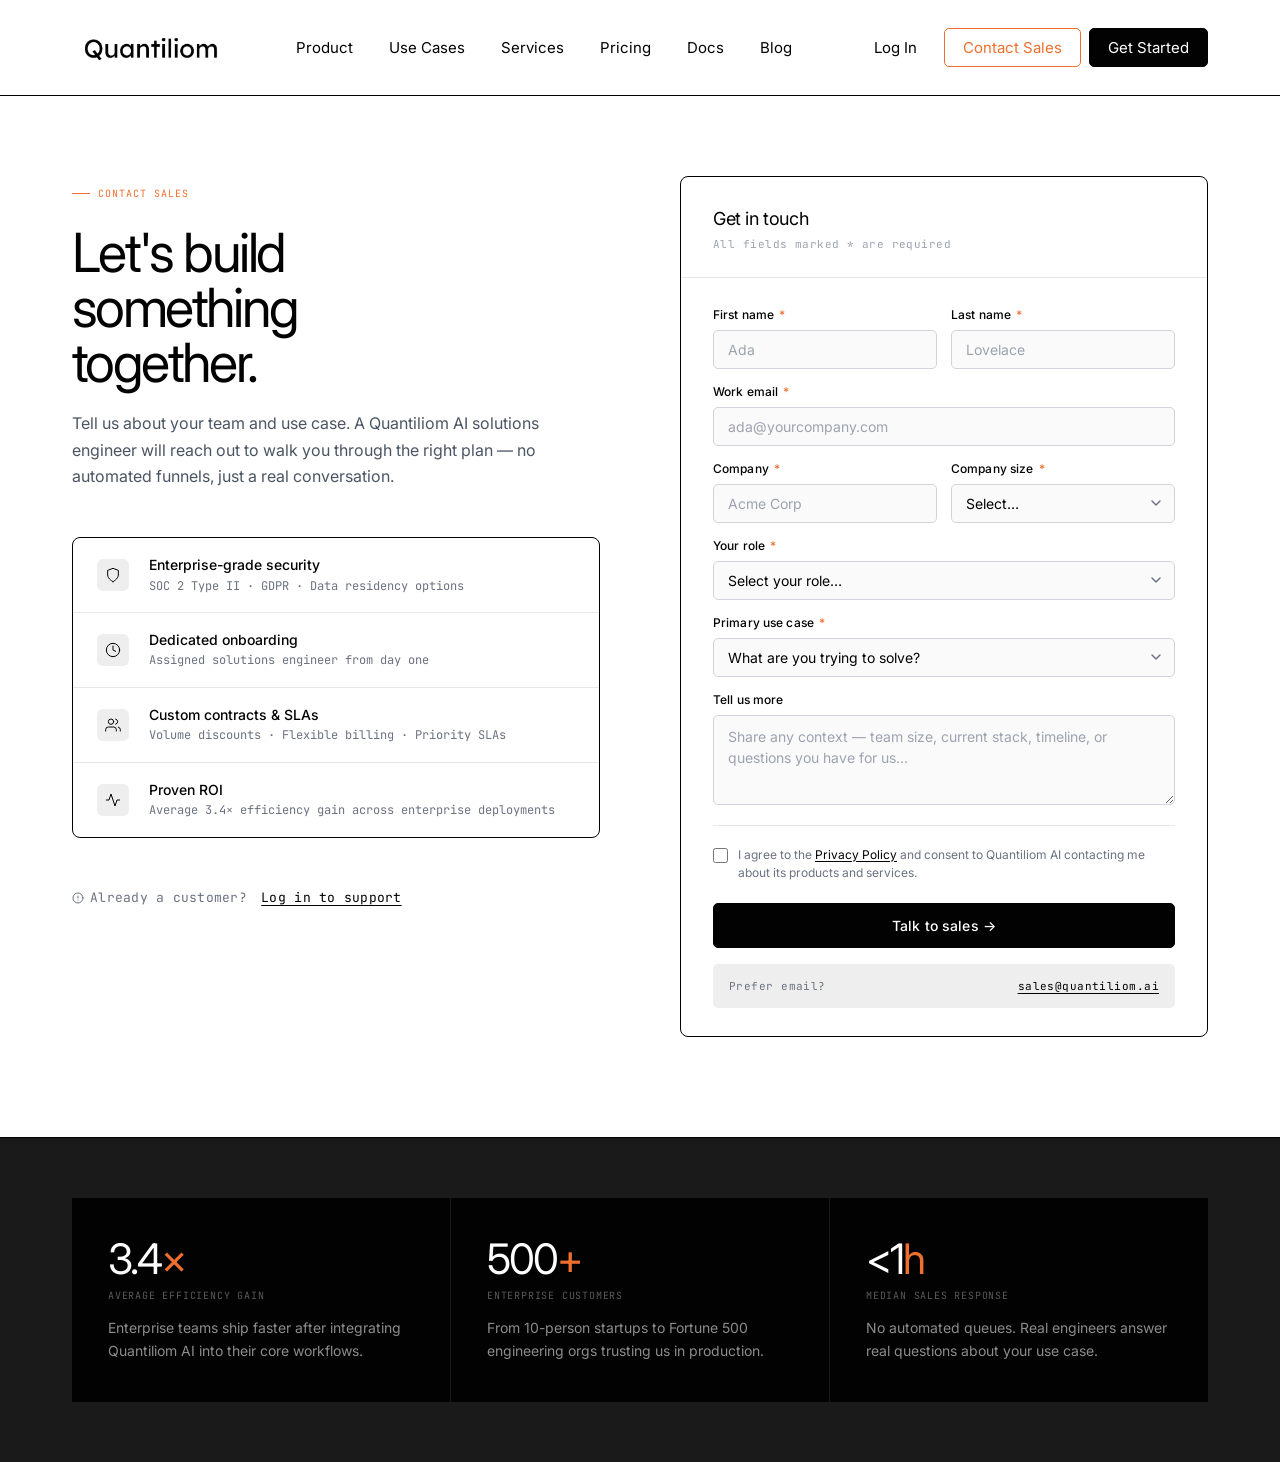
<file: contact-sales.html>
<!DOCTYPE html>
<html lang="en">
<head>
  <meta charset="UTF-8">
  <meta name="viewport" content="width=device-width, initial-scale=1.0">
  <title>Contact Sales — Quantiliom AI</title>
  <link rel="preconnect" href="https://fonts.googleapis.com">
  <link rel="preconnect" href="https://fonts.gstatic.com" crossorigin>
  <link href="https://fonts.googleapis.com/css2?family=Inter:ital,wght@0,400;0,500;1,400&family=JetBrains+Mono:wght@400&display=swap" rel="stylesheet">
  <style>
    /* ── TOKENS ── */
    :root {
      --black:      #020202;
      --orange:     #ef6f2e;
      --cool-gray:  #b8b3b0;
      --graphite:   #3d3a39;
      --silver:     #fafafa;
      --light-gray: #eeeeee;
      --sans:  'Inter', ui-sans-serif, system-ui, sans-serif;
      --mono:  'JetBrains Mono', ui-monospace, SFMono-Regular, Menlo, monospace;
      --max-w: 1440px;
      --r-sm:  5px;
      --r-card: 8px;
      --spring: cubic-bezier(0.16, 1, 0.3, 1);
    }

    *, *::before, *::after { box-sizing: border-box; margin: 0; padding: 0; }

    body {
      font-family: var(--sans);
      background: #fff;
      color: var(--black);
      font-size: 16px;
      line-height: 1.5;
      -webkit-font-smoothing: antialiased;
      display: flex;
      flex-direction: column;
      min-height: 100vh;
    }

    a { color: inherit; text-decoration: none; }
    button { font-family: inherit; cursor: pointer; }

    /* ── PAGE ENTER ANIMATION ── */
    @keyframes page-enter { from { opacity: 0; transform: translateY(18px); } to { opacity: 1; transform: translateY(0); } }
    @keyframes page-exit  { from { opacity: 1; transform: translateY(0); }    to { opacity: 0; transform: translateY(-12px); } }
    .cs-page { animation: page-enter 0.44s cubic-bezier(0.22, 1, 0.36, 1) both; }
    body.page-exiting .cs-page { animation: page-exit 0.26s cubic-bezier(0.55, 0, 0.45, 1) both; }

    /* ── STAGGER ── */
    @keyframes stag { from { opacity: 0; transform: translateY(14px); } to { opacity: 1; transform: translateY(0); } }
    .cs-hero-eyebrow { animation: stag 0.4s 0.06s both; }
    .cs-hero-heading { animation: stag 0.4s 0.13s both; }
    .cs-hero-sub     { animation: stag 0.4s 0.20s both; }
    .cs-trust-bar    { animation: stag 0.4s 0.28s both; }
    .cs-form-card    { animation: stag 0.42s 0.18s both; }

    /* ── SCROLLABLE MAIN ── */
    .cs-page {
      flex: 1;
      overflow-y: auto;
    }

    /* ── LAYOUT: hero left + form right ── */
    .cs-container {
      max-width: var(--max-w);
      margin: 0 auto;
      padding: 80px 72px 100px;
      display: grid;
      grid-template-columns: 1fr 1fr;
      gap: 80px;
      align-items: start;
    }

    /* ── LEFT — HERO ── */
    .cs-hero {}

    .cs-hero-eyebrow {
      display: inline-flex; align-items: center; gap: 8px;
      font-family: var(--mono); font-size: 10px; letter-spacing: .1em;
      text-transform: uppercase; color: var(--orange); margin-bottom: 24px;
    }
    .cs-hero-eyebrow::before {
      content: ''; display: block; width: 18px; height: 1px; background: var(--orange);
    }

    .cs-hero-heading {
      font-size: 54px; font-weight: 400; line-height: 1.02;
      letter-spacing: -2.6px; color: var(--black); margin-bottom: 20px;
    }

    .cs-hero-sub {
      font-size: 16px; line-height: 1.65; color: #4b5563;
      max-width: 480px; margin-bottom: 48px;
    }

    /* ── TRUST / STATS BAR ── */
    .cs-trust-bar {
      display: flex; flex-direction: column; gap: 0;
      border: 1px solid var(--black); border-radius: var(--r-card);
      overflow: hidden; margin-bottom: 48px;
    }
    .cs-trust-row {
      display: flex; align-items: center; gap: 20px;
      padding: 18px 24px;
      border-bottom: 1px solid #e5e7eb;
    }
    .cs-trust-row:last-child { border-bottom: none; }
    .cs-trust-icon {
      width: 32px; height: 32px; flex-shrink: 0;
      background: var(--light-gray); border-radius: 6px;
      display: flex; align-items: center; justify-content: center;
    }
    .cs-trust-icon svg { width: 16px; height: 16px; stroke: var(--black); fill: none; stroke-width: 1.5; stroke-linecap: round; stroke-linejoin: round; }
    .cs-trust-label { font-size: 14px; color: var(--black); line-height: 1.3; }
    .cs-trust-label strong { font-weight: 500; display: block; margin-bottom: 1px; }
    .cs-trust-label span { font-size: 12px; color: #6b7280; font-family: var(--mono); }

    /* ── EXISTING CUSTOMER LINK ── */
    .cs-existing {
      display: inline-flex; align-items: center; gap: 6px;
      font-size: 13px; color: #6b7280; font-family: var(--mono);
      letter-spacing: .02em;
    }
    .cs-existing a {
      color: var(--black); text-decoration: underline; text-underline-offset: 3px;
      transition: color .15s;
    }
    .cs-existing a:hover { color: var(--orange); }

    /* ── RIGHT — FORM CARD ── */
    .cs-form-card {
      background: #fff;
      border: 1px solid var(--black);
      border-radius: var(--r-card);
      overflow: hidden;
      position: sticky;
      top: 24px;
    }

    .cs-form-header {
      padding: 28px 32px 24px;
      border-bottom: 1px solid #e5e7eb;
    }
    .cs-form-header-title {
      font-size: 18px; font-weight: 400; letter-spacing: -.4px; color: var(--black);
      margin-bottom: 4px;
    }
    .cs-form-header-sub {
      font-family: var(--mono); font-size: 11px; color: #9ca3af; letter-spacing: .04em;
    }

    .cs-form-body {
      padding: 28px 32px;
    }

    /* Form rows */
    .cs-row { display: grid; grid-template-columns: 1fr 1fr; gap: 14px; }
    .cs-row-full { grid-template-columns: 1fr; }

    .cs-field { display: flex; flex-direction: column; gap: 6px; margin-bottom: 14px; }
    .cs-field:last-child { margin-bottom: 0; }

    .cs-label {
      font-size: 12px; font-weight: 500; color: var(--black);
      letter-spacing: .01em;
    }
    .cs-label .req { color: var(--orange); margin-left: 2px; }

    .cs-input, .cs-select, .cs-textarea {
      width: 100%;
      font-family: var(--sans); font-size: 14px; color: var(--black);
      background: var(--silver);
      border: 1px solid #d1d5db;
      border-radius: var(--r-sm);
      padding: 10px 14px;
      outline: none;
      transition: border-color .15s, box-shadow .15s;
      appearance: none; -webkit-appearance: none;
    }
    .cs-input::placeholder, .cs-textarea::placeholder { color: #9ca3af; }
    .cs-input:focus, .cs-select:focus, .cs-textarea:focus {
      border-color: var(--black);
      box-shadow: 0 0 0 3px rgba(2,2,2,0.06);
      background: #fff;
    }
    .cs-input:hover:not(:focus), .cs-select:hover:not(:focus), .cs-textarea:hover:not(:focus) {
      border-color: #9ca3af;
    }

    .cs-select {
      background-image: url("data:image/svg+xml,%3Csvg xmlns='http://www.w3.org/2000/svg' width='12' height='12' viewBox='0 0 12 12'%3E%3Cpath fill='none' stroke='%236b7280' stroke-width='1.5' stroke-linecap='round' stroke-linejoin='round' d='M2 4l4 4 4-4'/%3E%3C/svg%3E");
      background-repeat: no-repeat;
      background-position: right 12px center;
      padding-right: 36px;
      cursor: pointer;
    }

    .cs-textarea { resize: vertical; min-height: 90px; line-height: 1.55; }

    /* Checkbox row */
    .cs-check-row {
      display: flex; align-items: flex-start; gap: 10px;
      margin-bottom: 20px; margin-top: 4px;
    }
    .cs-check-row input[type="checkbox"] {
      width: 15px; height: 15px; flex-shrink: 0; margin-top: 2px;
      accent-color: var(--black); cursor: pointer;
    }
    .cs-check-label {
      font-size: 12px; color: #6b7280; line-height: 1.55;
    }
    .cs-check-label a { color: var(--black); text-decoration: underline; text-underline-offset: 2px; }
    .cs-check-label a:hover { color: var(--orange); }

    /* Submit button */
    .cs-submit {
      width: 100%; padding: 13px 24px;
      background: var(--black); color: #fff;
      border: 1px solid var(--black); border-radius: var(--r-sm);
      font-size: 14px; font-weight: 500; letter-spacing: .01em;
      cursor: pointer; position: relative; overflow: hidden;
      transition: background .15s, border-color .15s, transform .15s, box-shadow .15s;
    }
    .cs-submit:hover {
      background: var(--orange); border-color: var(--orange);
      transform: translateY(-2px);
      box-shadow: 0 6px 20px rgba(239,111,46,0.28);
    }
    .cs-submit:active { transform: scale(0.98); box-shadow: none; }

    /* Divider */
    .cs-divider {
      height: 1px; background: #e5e7eb; margin: 20px 0;
    }

    /* Alternative contact row */
    .cs-alt-contact {
      display: flex; align-items: center; justify-content: space-between;
      gap: 16px; padding: 14px 16px;
      background: var(--light-gray); border-radius: var(--r-sm);
      margin-top: 16px;
    }
    .cs-alt-contact-label {
      font-family: var(--mono); font-size: 11px; color: #6b7280; letter-spacing: .04em;
    }
    .cs-alt-contact-link {
      font-family: var(--mono); font-size: 11px; color: var(--black);
      letter-spacing: .04em; text-decoration: underline; text-underline-offset: 3px;
      transition: color .15s;
    }
    .cs-alt-contact-link:hover { color: var(--orange); }

    /* ── SUCCESS STATE ── */
    .cs-success {
      display: none; flex-direction: column; align-items: center; text-align: center;
      padding: 60px 32px;
    }
    .cs-success.visible { display: flex; }
    .cs-form-body.hidden { display: none; }

    .cs-success-icon {
      width: 52px; height: 52px; border-radius: 50%;
      background: #f0fdf4; border: 1px solid #bbf7d0;
      display: flex; align-items: center; justify-content: center;
      margin-bottom: 20px;
    }
    .cs-success-icon svg { width: 22px; height: 22px; stroke: #16a34a; fill: none; stroke-width: 2; stroke-linecap: round; stroke-linejoin: round; }
    .cs-success-title { font-size: 20px; font-weight: 400; letter-spacing: -.4px; margin-bottom: 10px; }
    .cs-success-sub { font-size: 14px; color: #6b7280; line-height: 1.65; max-width: 300px; }
    .cs-success-eta {
      margin-top: 20px; padding: 10px 18px;
      background: var(--light-gray); border-radius: var(--r-sm);
      font-family: var(--mono); font-size: 11px; color: #9ca3af; letter-spacing: .04em;
    }

    /* ── BOTTOM SOCIAL PROOF ── */
    .cs-proof {
      background: var(--black);
      border-top: 1px solid var(--black);
    }
    .cs-proof-inner {
      max-width: var(--max-w); margin: 0 auto; padding: 60px 72px;
      display: grid; grid-template-columns: repeat(3, 1fr); gap: 1px;
      background: #1a1a1a;
    }
    .cs-proof-item {
      background: var(--black); padding: 40px 36px;
    }
    .cs-proof-n {
      font-size: 42px; font-weight: 400; letter-spacing: -2px; color: #fff;
      line-height: 1; margin-bottom: 8px;
    }
    .cs-proof-n span { color: var(--orange); }
    .cs-proof-label {
      font-family: var(--mono); font-size: 10px; letter-spacing: .08em;
      text-transform: uppercase; color: rgba(255,255,255,0.35);
      margin-bottom: 14px;
    }
    .cs-proof-desc {
      font-size: 14px; color: rgba(255,255,255,0.55); line-height: 1.6;
    }

    /* ── RESPONSIVE ── */
    @media (max-width: 1100px) {
      .cs-container { grid-template-columns: 1fr; gap: 48px; padding: 56px 48px 80px; }
      .cs-form-card { position: static; }
      .cs-hero-heading { font-size: 42px; letter-spacing: -1.8px; }
      .cs-proof-inner { grid-template-columns: 1fr 1fr; }
    }
    @media (max-width: 680px) {
      .cs-container { padding: 40px 24px 60px; }
      .cs-hero-heading { font-size: 34px; letter-spacing: -1.2px; }
      .cs-row { grid-template-columns: 1fr; }
      .cs-form-header, .cs-form-body { padding: 20px; }
      .cs-proof-inner { grid-template-columns: 1fr; padding: 40px 24px; }
    }
  </style>
</head>
<body>

  <!-- Nav injected by nav.js -->
  <script src="nav.js"></script>

  <!-- ── MAIN PAGE ── -->
  <main class="cs-page">
    <div class="cs-container">

      <!-- LEFT: HERO -->
      <div class="cs-hero">

        <div class="cs-hero-eyebrow">Contact Sales</div>

        <h1 class="cs-hero-heading">Let's build<br>something<br>together.</h1>

        <p class="cs-hero-sub">
          Tell us about your team and use case. A Quantiliom AI solutions engineer will reach out to walk you through the right plan — no automated funnels, just a real conversation.
        </p>

        <!-- Trust rows -->
        <div class="cs-trust-bar">
          <div class="cs-trust-row">
            <div class="cs-trust-icon">
              <svg viewBox="0 0 24 24"><path d="M12 22s8-4 8-10V5l-8-3-8 3v7c0 6 8 10 8 10z"/></svg>
            </div>
            <div class="cs-trust-label">
              <strong>Enterprise-grade security</strong>
              <span>SOC 2 Type II · GDPR · Data residency options</span>
            </div>
          </div>
          <div class="cs-trust-row">
            <div class="cs-trust-icon">
              <svg viewBox="0 0 24 24"><circle cx="12" cy="12" r="10"/><polyline points="12 6 12 12 16 14"/></svg>
            </div>
            <div class="cs-trust-label">
              <strong>Dedicated onboarding</strong>
              <span>Assigned solutions engineer from day one</span>
            </div>
          </div>
          <div class="cs-trust-row">
            <div class="cs-trust-icon">
              <svg viewBox="0 0 24 24"><path d="M17 21v-2a4 4 0 0 0-4-4H5a4 4 0 0 0-4 4v2"/><circle cx="9" cy="7" r="4"/><path d="M23 21v-2a4 4 0 0 0-3-3.87"/><path d="M16 3.13a4 4 0 0 1 0 7.75"/></svg>
            </div>
            <div class="cs-trust-label">
              <strong>Custom contracts & SLAs</strong>
              <span>Volume discounts · Flexible billing · Priority SLAs</span>
            </div>
          </div>
          <div class="cs-trust-row">
            <div class="cs-trust-icon">
              <svg viewBox="0 0 24 24"><polyline points="22 12 18 12 15 21 9 3 6 12 2 12"/></svg>
            </div>
            <div class="cs-trust-label">
              <strong>Proven ROI</strong>
              <span>Average 3.4× efficiency gain across enterprise deployments</span>
            </div>
          </div>
        </div>

        <div class="cs-existing">
          <svg width="12" height="12" viewBox="0 0 24 24" fill="none" stroke="currentColor" stroke-width="2" stroke-linecap="round" stroke-linejoin="round"><circle cx="12" cy="12" r="10"/><line x1="12" y1="8" x2="12" y2="12"/><line x1="12" y1="16" x2="12.01" y2="16"/></svg>
          Already a customer?&nbsp;<a href="#">Log in to support</a>
        </div>

      </div>

      <!-- RIGHT: FORM -->
      <div class="cs-form-card">

        <div class="cs-form-header">
          <div class="cs-form-header-title">Get in touch</div>
          <div class="cs-form-header-sub">All fields marked * are required</div>
        </div>

        <!-- Success state (hidden initially) -->
        <div class="cs-success" id="csSuccess">
          <div class="cs-success-icon">
            <svg viewBox="0 0 24 24"><polyline points="20 6 9 17 4 12"/></svg>
          </div>
          <div class="cs-success-title">You're all set.</div>
          <p class="cs-success-sub">We've received your details. A solutions engineer will reach out within one business day.</p>
          <div class="cs-success-eta">Expected response: within 24 h</div>
        </div>

        <div class="cs-form-body" id="csFormBody">
          <form id="csForm" novalidate>

            <!-- Name row -->
            <div class="cs-row" style="margin-bottom:14px;">
              <div class="cs-field" style="margin-bottom:0;">
                <label class="cs-label" for="cs-first-name">First name <span class="req">*</span></label>
                <input class="cs-input" id="cs-first-name" type="text" placeholder="Ada" required autocomplete="given-name">
              </div>
              <div class="cs-field" style="margin-bottom:0;">
                <label class="cs-label" for="cs-last-name">Last name <span class="req">*</span></label>
                <input class="cs-input" id="cs-last-name" type="text" placeholder="Lovelace" required autocomplete="family-name">
              </div>
            </div>

            <!-- Work email -->
            <div class="cs-field">
              <label class="cs-label" for="cs-email">Work email <span class="req">*</span></label>
              <input class="cs-input" id="cs-email" type="email" placeholder="ada@yourcompany.com" required autocomplete="email">
            </div>

            <!-- Company + size -->
            <div class="cs-row" style="margin-bottom:14px;">
              <div class="cs-field" style="margin-bottom:0;">
                <label class="cs-label" for="cs-company">Company <span class="req">*</span></label>
                <input class="cs-input" id="cs-company" type="text" placeholder="Acme Corp" required autocomplete="organization">
              </div>
              <div class="cs-field" style="margin-bottom:0;">
                <label class="cs-label" for="cs-size">Company size <span class="req">*</span></label>
                <select class="cs-select" id="cs-size" required>
                  <option value="" disabled selected>Select…</option>
                  <option>1 – 10</option>
                  <option>11 – 50</option>
                  <option>51 – 200</option>
                  <option>201 – 1,000</option>
                  <option>1,000+</option>
                </select>
              </div>
            </div>

            <!-- Role -->
            <div class="cs-field">
              <label class="cs-label" for="cs-role">Your role <span class="req">*</span></label>
              <select class="cs-select" id="cs-role" required>
                <option value="" disabled selected>Select your role…</option>
                <option>C-Suite / VP</option>
                <option>Engineering Manager / Director</option>
                <option>Software Engineer</option>
                <option>Product Manager</option>
                <option>Data / ML Engineer</option>
                <option>IT / Security</option>
                <option>Procurement</option>
                <option>Other</option>
              </select>
            </div>

            <!-- Use case -->
            <div class="cs-field">
              <label class="cs-label" for="cs-usecase">Primary use case <span class="req">*</span></label>
              <select class="cs-select" id="cs-usecase" required>
                <option value="" disabled selected>What are you trying to solve?</option>
                <option>Accelerate software development</option>
                <option>AI-powered code review & QA</option>
                <option>Internal tooling / automation</option>
                <option>Data pipeline intelligence</option>
                <option>Customer-facing AI features</option>
                <option>Security & compliance automation</option>
                <option>Other / exploring</option>
              </select>
            </div>

            <!-- Message -->
            <div class="cs-field">
              <label class="cs-label" for="cs-message">Tell us more</label>
              <textarea class="cs-textarea" id="cs-message" placeholder="Share any context — team size, current stack, timeline, or questions you have for us…"></textarea>
            </div>

            <div class="cs-divider"></div>

            <!-- Consent -->
            <div class="cs-check-row">
              <input type="checkbox" id="cs-consent" required>
              <label class="cs-check-label" for="cs-consent">
                I agree to the <a href="#">Privacy Policy</a> and consent to Quantiliom AI contacting me about its products and services.
              </label>
            </div>

            <!-- Submit -->
            <button class="cs-submit" type="submit">Talk to sales &rarr;</button>

            <!-- Alternative contact -->
            <div class="cs-alt-contact">
              <span class="cs-alt-contact-label">Prefer email?</span>
              <a class="cs-alt-contact-link" href="mailto:sales@quantiliom.ai">sales@quantiliom.ai</a>
            </div>

          </form>
        </div>

      </div>
    </div>

    <!-- SOCIAL PROOF STRIP -->
    <div class="cs-proof">
      <div class="cs-proof-inner">
        <div class="cs-proof-item">
          <div class="cs-proof-n">3.4<span>×</span></div>
          <div class="cs-proof-label">Average efficiency gain</div>
          <div class="cs-proof-desc">Enterprise teams ship faster after integrating Quantiliom AI into their core workflows.</div>
        </div>
        <div class="cs-proof-item">
          <div class="cs-proof-n">500<span>+</span></div>
          <div class="cs-proof-label">Enterprise customers</div>
          <div class="cs-proof-desc">From 10-person startups to Fortune 500 engineering orgs trusting us in production.</div>
        </div>
        <div class="cs-proof-item">
          <div class="cs-proof-n">&lt;1<span>h</span></div>
          <div class="cs-proof-label">Median sales response</div>
          <div class="cs-proof-desc">No automated queues. Real engineers answer real questions about your use case.</div>
        </div>
      </div>
    </div>

  </main>

  <script>
    /* ── Form submit → success state ── */
    document.getElementById('csForm').addEventListener('submit', function (e) {
      e.preventDefault();
      var form = e.target;
      var consent = document.getElementById('cs-consent');

      /* Basic HTML5 validation */
      if (!form.checkValidity()) {
        form.reportValidity();
        return;
      }
      if (!consent.checked) {
        consent.setCustomValidity('Please accept the privacy policy to continue.');
        consent.reportValidity();
        return;
      }

      /* Show success */
      document.getElementById('csFormBody').classList.add('hidden');
      document.getElementById('csSuccess').classList.add('visible');
    });

    /* Clear custom validity on consent change */
    document.getElementById('cs-consent').addEventListener('change', function () {
      this.setCustomValidity('');
    });
  </script>

</body>
</html>
</file>
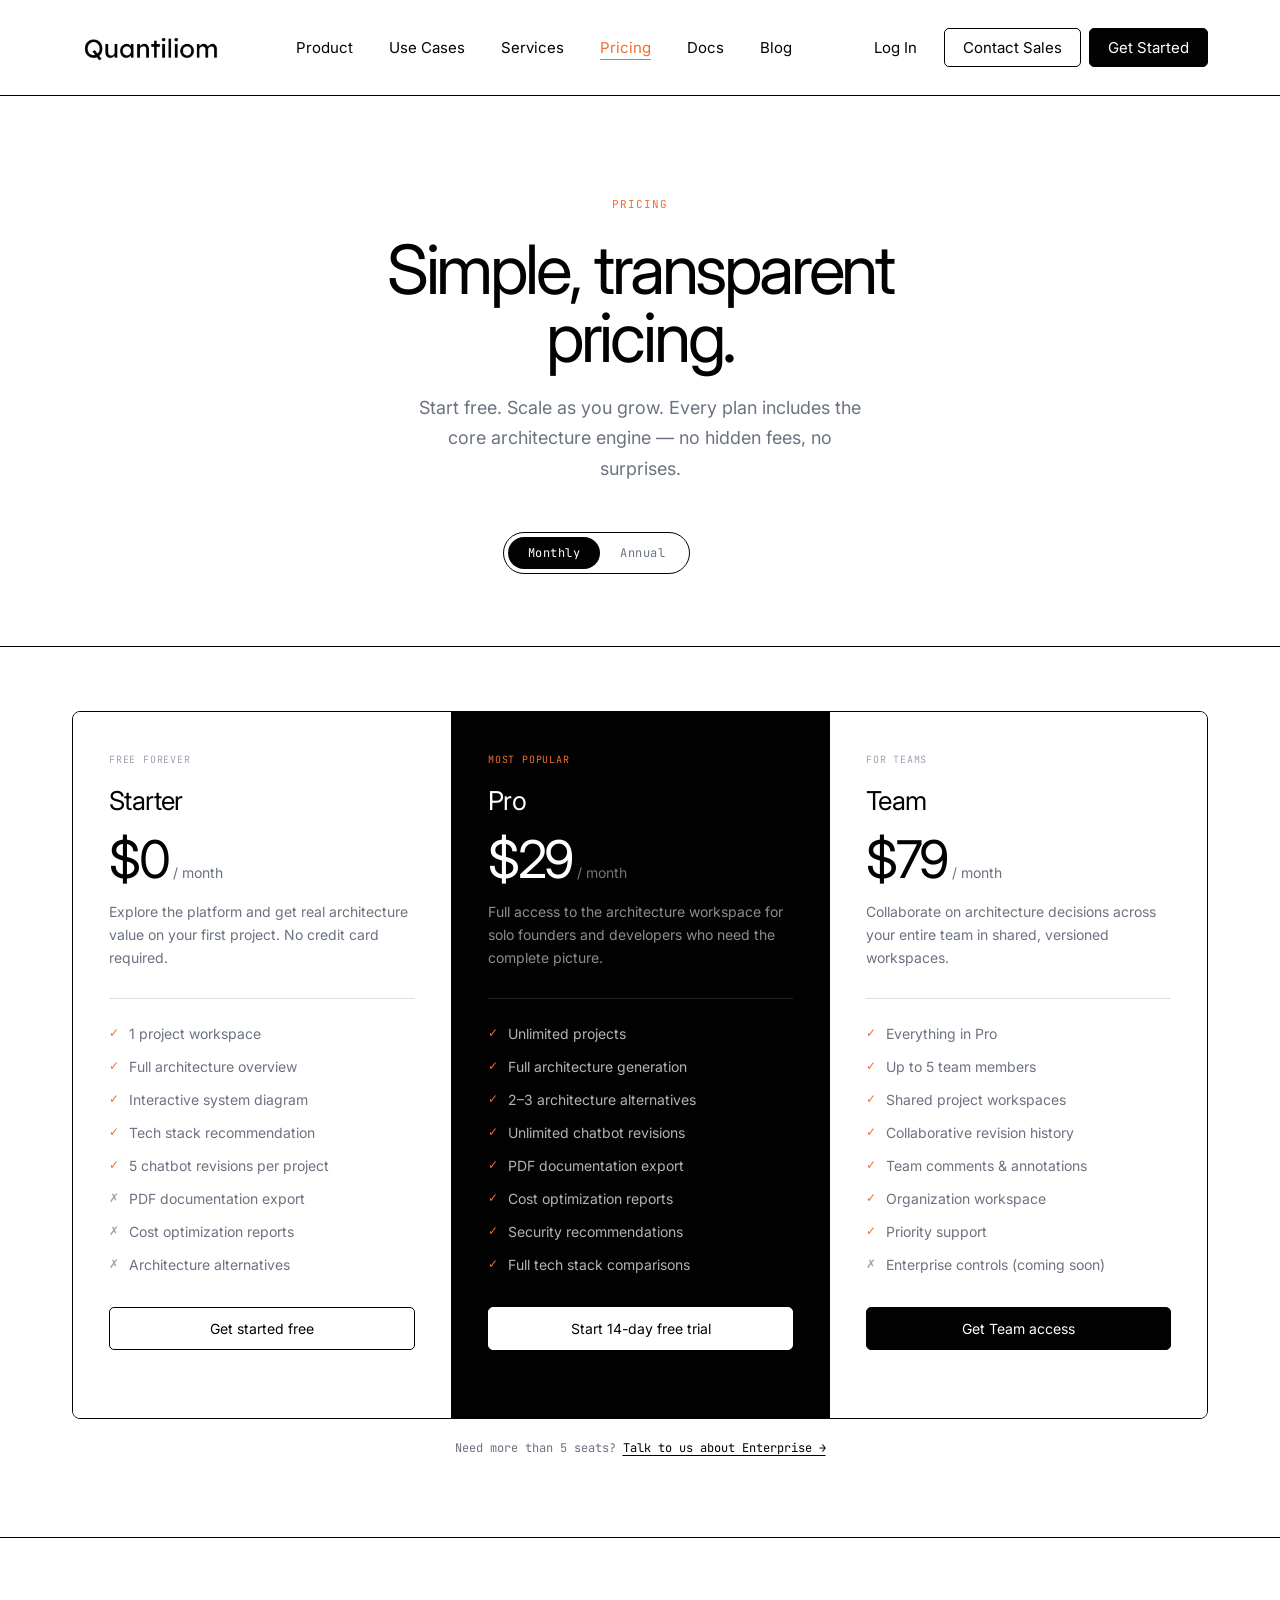
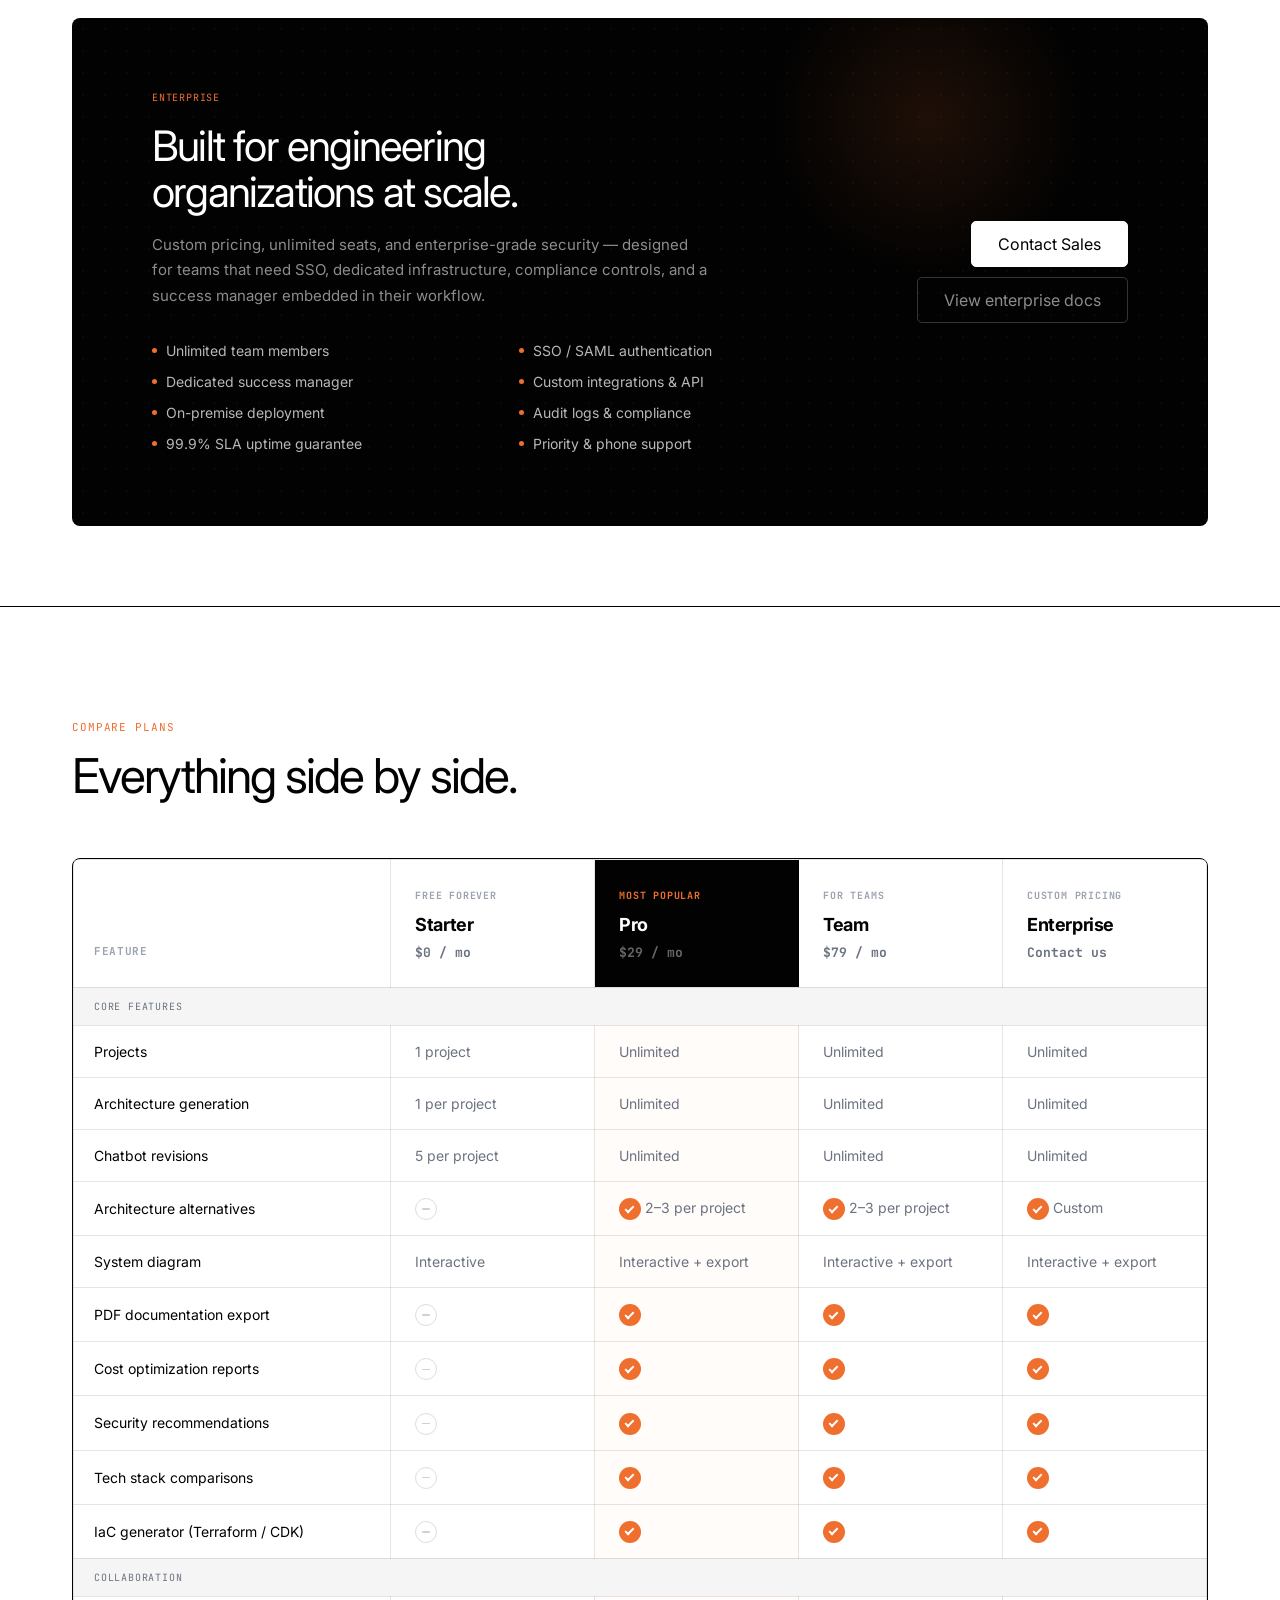
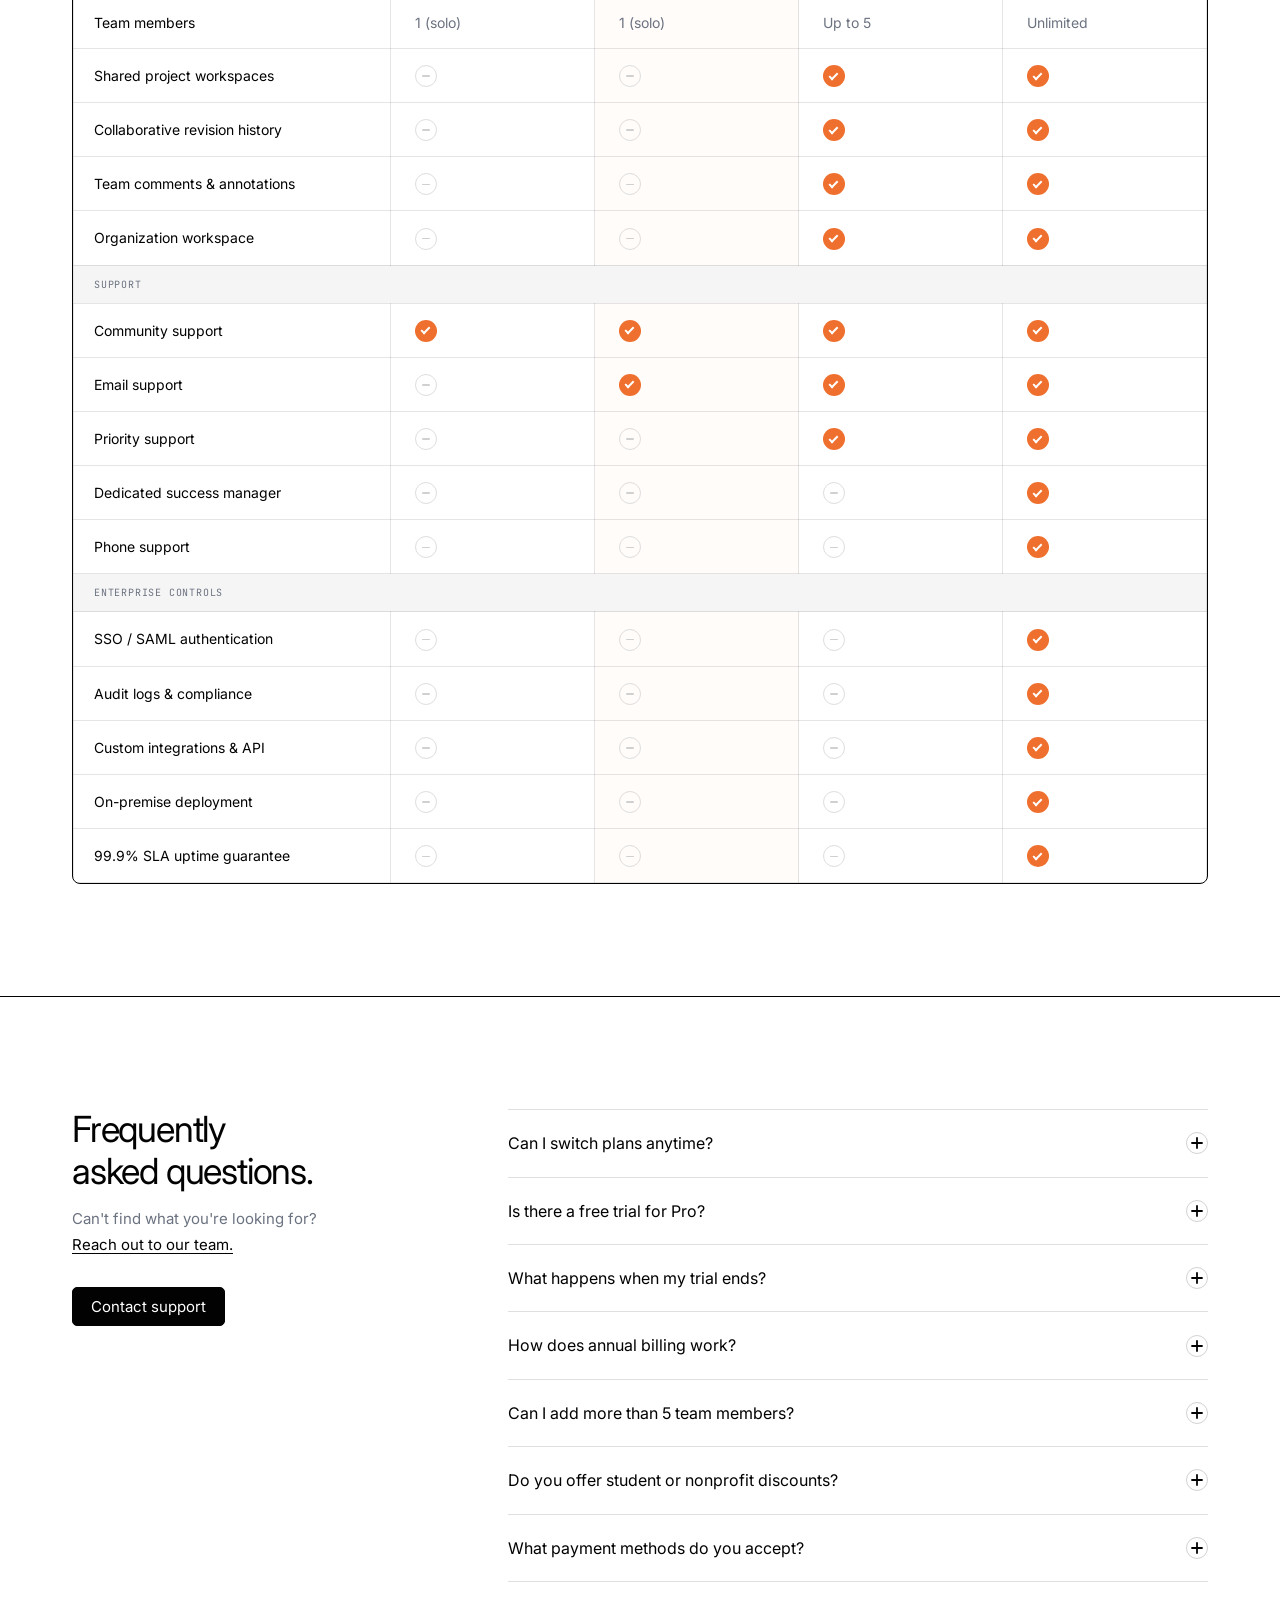
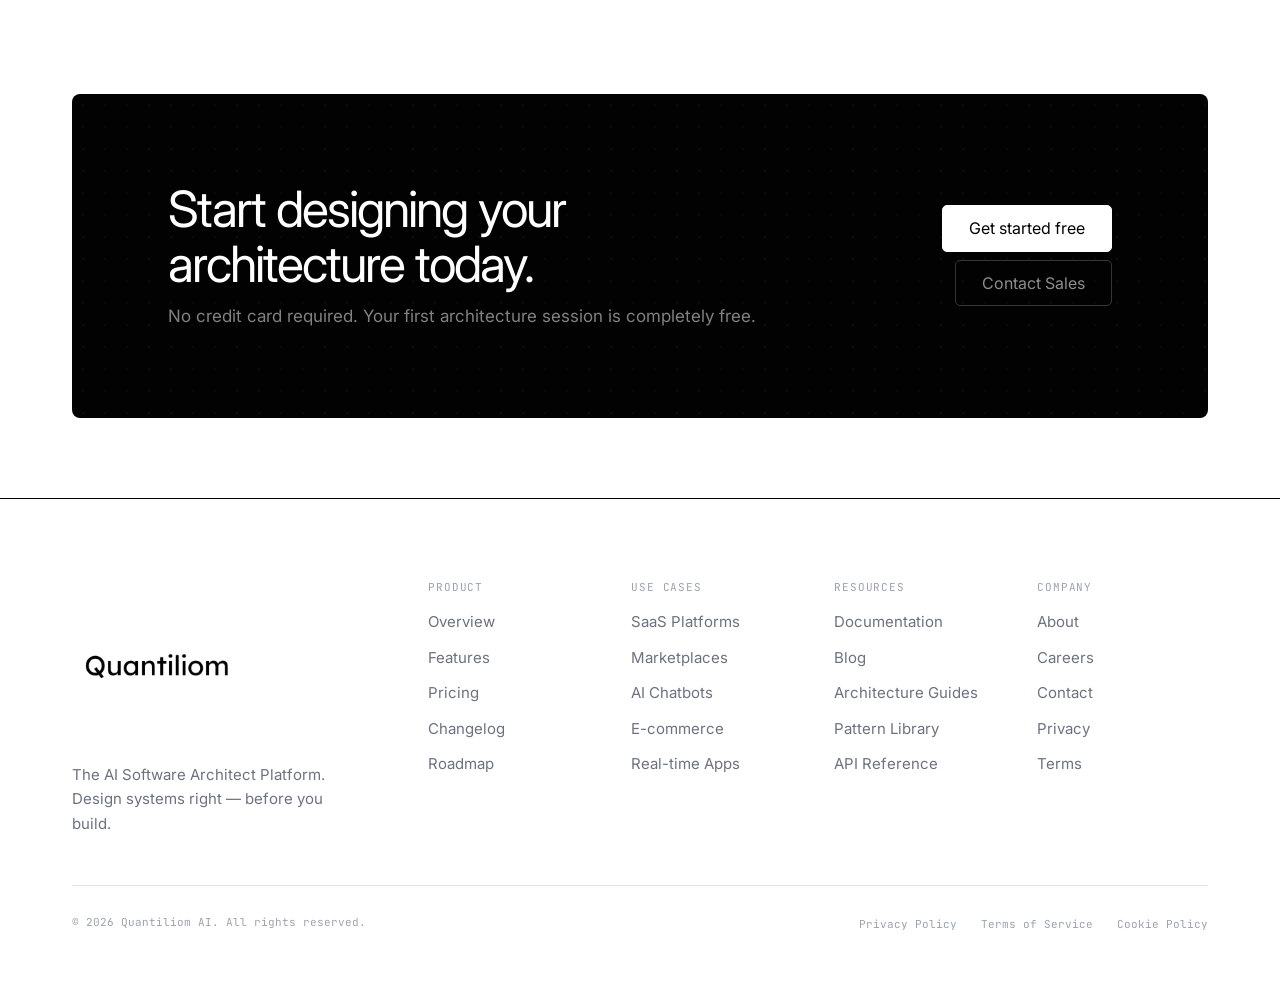
<file: pricing.html>
<!DOCTYPE html>
<html lang="en">
<head>
  <meta charset="UTF-8">
  <meta name="viewport" content="width=device-width, initial-scale=1.0">
  <title>Pricing — Quantiliom AI</title>
  <link rel="preconnect" href="https://fonts.googleapis.com">
  <link rel="preconnect" href="https://fonts.gstatic.com" crossorigin>
  <link href="https://fonts.googleapis.com/css2?family=Inter:wght@400;500&family=JetBrains+Mono:wght@400&display=swap" rel="stylesheet">
  <style>
    /* ── TOKENS ───────────────────────────────────────── */
    :root {
      --black:      #020202;
      --white:      #ffffff;
      --orange:     #ef6f2e;
      --border:     #020202;
      --muted:      #6b7280;
      --muted-lt:   #9ca3af;
      --surface:    #fafafa;

      --sans:  'Inter', ui-sans-serif, system-ui, sans-serif;
      --mono:  'JetBrains Mono', ui-monospace, SFMono-Regular, Menlo, monospace;

      --max-w:  1440px;
      --r-sm:   5px;
      --r-card: 8px;
      --spring: cubic-bezier(0.16, 1, 0.3, 1);
    }

    /* ── RESET ────────────────────────────────────────── */
    *, *::before, *::after { box-sizing: border-box; margin: 0; padding: 0; }
    html { scroll-behavior: smooth; }
    body {
      font-family: var(--sans);
      background: var(--white);
      color: var(--black);
      font-size: 17px;
      line-height: 1.5;
      -webkit-font-smoothing: antialiased;
    }
    a { color: inherit; text-decoration: none; }
    button { font-family: inherit; cursor: pointer; }

    /* ── PAGE TRANSITIONS ─────────────────────────────── */
    @keyframes page-enter { from { opacity: 0; transform: translateY(20px); } to { opacity: 1; transform: translateY(0); } }
    @keyframes page-exit  { from { opacity: 1; transform: translateY(0); }   to { opacity: 0; transform: translateY(-14px); } }
    body { animation: page-enter 0.44s cubic-bezier(0.22, 1, 0.36, 1) both; }
    body.exiting { animation: page-exit 0.26s cubic-bezier(0.55, 0, 0.45, 1) both; }

    /* ── SCROLL REVEAL ────────────────────────────────── */
    .reveal {
      opacity: 0;
      transform: translateY(22px);
      transition: opacity .55s var(--spring), transform .55s var(--spring);
    }
    .reveal.visible { opacity: 1; transform: translateY(0); }
    .reveal-d1 { transition-delay: .08s; }
    .reveal-d2 { transition-delay: .16s; }
    .reveal-d3 { transition-delay: .24s; }
    .reveal-d4 { transition-delay: .32s; }

    /* ── LAYOUT ───────────────────────────────────────── */
    .wrap {
      max-width: var(--max-w);
      margin: 0 auto;
      padding: 0 72px;
    }
    .section-border { border-top: 1px solid var(--border); }

    /* ── BUTTONS ──────────────────────────────────────── */
    .btn {
      display: inline-flex; align-items: center; gap: 8px;
      font-family: var(--sans); font-size: 15px;
      border-radius: var(--r-sm); padding: 8px 18px;
      border: 1px solid transparent; line-height: 1.4;
      transition: background .15s, color .15s, border-color .15s,
                  transform .15s var(--spring), box-shadow .15s;
      white-space: nowrap; cursor: pointer;
    }
    .btn-outline { background: transparent; color: var(--black); border-color: var(--border); }
    .btn-outline:hover { transform: translateY(-2px); box-shadow: 0 4px 14px rgba(2,2,2,.08); }
    .btn-dark   { background: var(--black); color: #fff; border-color: var(--black); }
    .btn-dark:hover { background: var(--orange); border-color: var(--orange); transform: translateY(-2px); box-shadow: 0 6px 20px rgba(2,2,2,.22); }
    .btn-white  { background: #fff; color: var(--black); border-color: #fff; }
    .btn-white:hover { background: #f5f5f5; transform: translateY(-2px); box-shadow: 0 6px 16px rgba(2,2,2,.12); }
    .btn-ghost-dim { background: transparent; color: rgba(255,255,255,.55); border-color: rgba(255,255,255,.2); }
    .btn-ghost-dim:hover { color: #fff; border-color: rgba(255,255,255,.5); transform: translateY(-2px); }
    .btn-lg { font-size: 16px; padding: 11px 26px; }
    .btn:active { transform: scale(0.97) !important; box-shadow: none !important; }

    /* ── LABEL ────────────────────────────────────────── */
    .label {
      font-family: var(--mono); font-size: 11px;
      color: var(--orange); letter-spacing: .08em;
      text-transform: uppercase; display: block;
    }

    /* ═══════════════════════════════════════════════════
       HERO
    ═══════════════════════════════════════════════════ */
    .hero {
      padding: 100px 0 72px;
      text-align: center;
      border-bottom: 1px solid var(--border);
    }
    .hero .label { margin-bottom: 22px; }
    .hero-hl {
      font-size: 68px; font-weight: 400;
      letter-spacing: -3.2px; line-height: 1;
      margin-bottom: 22px;
    }
    .hero-sub {
      font-size: 18px; color: var(--muted);
      max-width: 460px; margin: 0 auto 48px;
      line-height: 1.7;
    }

    /* ── Billing toggle ───────────────────────────────── */
    .billing-wrap {
      display: flex; align-items: center;
      justify-content: center; gap: 14px;
    }
    .billing-toggle {
      display: inline-flex;
      background: var(--white);
      border: 1px solid var(--border);
      border-radius: 40px;
      padding: 4px;
    }
    .billing-opt {
      font-family: var(--mono); font-size: 12px;
      letter-spacing: .04em; padding: 7px 20px;
      border-radius: 30px; cursor: pointer;
      color: var(--muted);
      transition: background .2s var(--spring), color .2s;
      user-select: none;
    }
    .billing-opt.active { background: var(--black); color: #fff; }
    .save-badge {
      font-family: var(--mono); font-size: 10px; letter-spacing: .04em;
      background: rgba(239,111,46,.12); color: var(--orange);
      border-radius: 20px; padding: 4px 11px;
      opacity: 0; transform: translateX(-6px);
      transition: opacity .3s var(--spring), transform .3s var(--spring);
      pointer-events: none;
    }
    .save-badge.visible { opacity: 1; transform: translateX(0); }

    /* ═══════════════════════════════════════════════════
       PRICING CARDS
    ═══════════════════════════════════════════════════ */
    .cards-section { padding: 0 0 80px; }
    .pricing-grid {
      display: grid;
      grid-template-columns: repeat(3, 1fr);
      border: 1px solid var(--border);
      border-radius: var(--r-card);
      overflow: hidden;
    }
    .plan-card {
      background: var(--white);
      padding: 40px 36px;
      transition: transform .28s var(--spring), box-shadow .28s;
    }
    .plan-card + .plan-card { border-left: 1px solid var(--border); }
    .plan-card.pro { background: var(--black); }
    .plan-card:not(.pro):hover { transform: translateY(-8px); box-shadow: 0 20px 56px rgba(2,2,2,.1); }
    .plan-card.pro:hover { transform: translateY(-8px); box-shadow: 0 20px 56px rgba(2,2,2,.5); }

    .plan-tier {
      font-family: var(--mono); font-size: 10px;
      letter-spacing: .08em; text-transform: uppercase;
      color: var(--muted-lt); margin-bottom: 14px; display: block;
    }
    .plan-card.pro .plan-tier { color: var(--orange); }

    .plan-name { font-size: 26px; color: var(--black); letter-spacing: -.6px; margin-bottom: 14px; }
    .plan-card.pro .plan-name { color: #fff; }

    .plan-price-row {
      display: flex; align-items: baseline; gap: 5px;
      margin-bottom: 14px;
    }
    .plan-price-val {
      font-size: 52px; font-weight: 400;
      letter-spacing: -2.4px; color: var(--black); line-height: 1;
      transition: opacity .2s, transform .2s var(--spring);
    }
    .plan-card.pro .plan-price-val { color: #fff; }
    .plan-price-per { font-size: 14px; color: var(--muted); }
    .plan-card.pro .plan-price-per { color: rgba(255,255,255,.45); }
    .plan-price-orig {
      font-family: var(--mono); font-size: 14px;
      text-decoration: line-through; color: var(--muted-lt);
      align-self: flex-end; padding-bottom: 5px;
      opacity: 0; max-width: 0; overflow: hidden;
      transition: opacity .3s, max-width .3s;
    }
    .plan-card.pro .plan-price-orig { color: rgba(255,255,255,.3); }
    .plan-price-orig.show { opacity: 1; max-width: 60px; }

    .plan-tagline {
      font-size: 14px; color: var(--muted); line-height: 1.65;
      margin-bottom: 28px;
    }
    .plan-card.pro .plan-tagline { color: rgba(255,255,255,.55); }

    .plan-sep { height: 1px; background: rgba(2,2,2,.12); margin-bottom: 24px; }
    .plan-card.pro .plan-sep { background: rgba(255,255,255,.12); }

    .plan-feats {
      list-style: none;
      display: flex; flex-direction: column;
      gap: 12px; margin-bottom: 32px;
    }
    .plan-feat {
      display: flex; align-items: flex-start;
      gap: 10px; font-size: 14px;
      color: var(--muted); line-height: 1.5;
    }
    .plan-card.pro .plan-feat { color: rgba(255,255,255,.7); }
    .feat-icon {
      font-family: var(--mono); font-size: 12px;
      flex-shrink: 0; margin-top: 1px;
    }
    .feat-icon.y { color: var(--orange); }
    .feat-icon.n { color: var(--muted-lt); }
    .plan-card.pro .feat-icon.n { color: rgba(255,255,255,.22); }

    .plan-btn {
      width: 100%; justify-content: center;
      padding: 11px 0; font-size: 14px;
      border-radius: var(--r-sm);
    }
    .plan-annual-note {
      font-family: var(--mono); font-size: 11px;
      color: var(--orange); text-align: center;
      margin-top: 10px; min-height: 18px;
      letter-spacing: .03em;
    }
    .plan-card.pro .plan-annual-note { color: rgba(239,111,46,.85); }

    .enterprise-note {
      text-align: center;
      font-family: var(--mono); font-size: 12px;
      color: var(--muted); margin-top: 20px;
    }
    .enterprise-note a {
      color: var(--black); text-decoration: underline;
      text-underline-offset: 3px;
      transition: color .15s;
    }
    .enterprise-note a:hover { color: var(--orange); }

    /* ═══════════════════════════════════════════════════
       ENTERPRISE BANNER
    ═══════════════════════════════════════════════════ */
    .enterprise-section { padding: 80px 0; border-top: 1px solid var(--border); }
    .enterprise-card {
      background: var(--black);
      border-radius: var(--r-card);
      padding: 72px 80px;
      display: grid; grid-template-columns: 1fr auto;
      gap: 80px; align-items: center;
      position: relative; overflow: hidden;
    }
    .enterprise-dots {
      position: absolute; inset: 0;
      background-image: radial-gradient(circle, rgba(255,255,255,.03) 1px, transparent 1px);
      background-size: 22px 22px;
      pointer-events: none;
    }
    .enterprise-glow {
      position: absolute; top: -60px; right: 120px;
      width: 320px; height: 320px;
      background: radial-gradient(circle, rgba(239,111,46,.12), transparent 70%);
      pointer-events: none;
    }
    .enterprise-content { position: relative; z-index: 1; }
    .enterprise-label {
      font-family: var(--mono); font-size: 10px;
      letter-spacing: .08em; text-transform: uppercase;
      color: var(--orange); margin-bottom: 18px; display: block;
    }
    .enterprise-hl {
      font-size: 42px; font-weight: 400;
      letter-spacing: -1.8px; color: #fff; line-height: 1.1;
      margin-bottom: 16px;
    }
    .enterprise-sub {
      font-size: 15px; color: rgba(255,255,255,.55);
      line-height: 1.7; max-width: 560px;
    }
    .enterprise-perks {
      display: grid;
      grid-template-columns: 1fr 1fr;
      gap: 10px 48px;
      margin-top: 32px;
    }
    .enterprise-perk {
      display: flex; align-items: center; gap: 9px;
      font-size: 14px; color: rgba(255,255,255,.72);
    }
    .perk-dot {
      width: 5px; height: 5px; border-radius: 50%;
      background: var(--orange); flex-shrink: 0;
    }
    .enterprise-actions {
      display: flex; flex-direction: column;
      gap: 10px; align-items: flex-end;
      flex-shrink: 0; position: relative; z-index: 1;
    }

    /* ═══════════════════════════════════════════════════
       COMPARISON TABLE
    ═══════════════════════════════════════════════════ */
    .compare-section { padding: 112px 0; border-top: 1px solid var(--border); }
    .compare-intro { margin-bottom: 56px; }
    .compare-intro .label { margin-bottom: 14px; }
    .compare-hl {
      font-size: 48px; font-weight: 400;
      letter-spacing: -2px; line-height: 1.1;
    }

    .compare-wrap {
      border: 1px solid var(--border);
      border-radius: var(--r-card);
      overflow: hidden;
    }
    .compare-table {
      width: 100%;
      border-collapse: collapse;
      table-layout: fixed;
    }
    .compare-table th,
    .compare-table td {
      border: 1px solid rgba(2,2,2,.1);
      text-align: left;
    }
    .compare-table thead tr th:first-child {
      border-top-left-radius: 0;
    }

    /* Column widths */
    .col-feat    { width: 28%; }
    .col-starter { width: 18%; }
    .col-pro     { width: 18%; }
    .col-team    { width: 18%; }
    .col-ent     { width: 18%; }

    /* Header row */
    .ct-hdr {
      padding: 28px 24px 24px;
      background: var(--white);
      vertical-align: top;
    }
    .ct-hdr.pro { background: var(--black); }
    .ct-hdr-tier {
      font-family: var(--mono); font-size: 10px;
      letter-spacing: .08em; text-transform: uppercase;
      color: var(--muted-lt); margin-bottom: 8px; display: block;
    }
    .ct-hdr.pro .ct-hdr-tier { color: var(--orange); }
    .ct-hdr-name { font-size: 18px; color: var(--black); letter-spacing: -.4px; }
    .ct-hdr.pro .ct-hdr-name { color: #fff; }
    .ct-hdr-price {
      font-family: var(--mono); font-size: 13px;
      color: var(--muted); margin-top: 5px; display: block;
    }
    .ct-hdr.pro .ct-hdr-price { color: rgba(255,255,255,.4); }
    .ct-hdr-label { padding: 28px 20px 24px; background: var(--white); vertical-align: bottom; }
    .ct-hdr-label span {
      font-family: var(--mono); font-size: 11px;
      letter-spacing: .06em; text-transform: uppercase;
      color: var(--muted-lt);
    }

    /* Group rows */
    .ct-group td {
      padding: 11px 20px;
      background: #f5f5f5;
      font-family: var(--mono); font-size: 10px;
      letter-spacing: .08em; text-transform: uppercase;
      color: var(--muted); border-color: rgba(2,2,2,.1);
    }

    /* Feature rows */
    .ct-feat { padding: 15px 20px; font-size: 14px; color: var(--black); }
    .ct-val  { padding: 15px 24px; font-size: 14px; color: var(--muted); vertical-align: middle; }
    .ct-val.pro-bg { background: rgba(239,111,46,.025); }

    /* ── Availability indicators ── */
    .ct-yes, .ct-no {
      display: inline-flex; align-items: center; justify-content: center;
      width: 22px; height: 22px; border-radius: 50%;
      font-size: 0; vertical-align: middle; flex-shrink: 0;
    }
    .ct-yes {
      background: var(--orange);
    }
    .ct-yes::after {
      content: '';
      display: block;
      width: 9px; height: 5px;
      border-left: 2px solid #fff;
      border-bottom: 2px solid #fff;
      transform: rotate(-45deg) translateY(-1.5px);
    }
    .ct-no {
      border: 1.5px solid #dedede;
    }
    .ct-no::after {
      content: '';
      display: block;
      width: 8px; height: 1.5px;
      background: #d0d0d0; border-radius: 2px;
    }

    /* ═══════════════════════════════════════════════════
       FAQ
    ═══════════════════════════════════════════════════ */
    .faq-section { padding: 112px 0; border-top: 1px solid var(--border); }
    .faq-layout {
      display: grid;
      grid-template-columns: 340px 1fr;
      gap: 96px; align-items: start;
    }
    .faq-aside { position: sticky; top: 128px; }
    .faq-hl {
      font-size: 36px; font-weight: 400;
      letter-spacing: -1.2px; line-height: 1.15;
      margin-bottom: 14px;
    }
    .faq-sub {
      font-size: 15px; color: var(--muted);
      line-height: 1.7; margin-bottom: 30px;
    }
    .faq-sub a { color: var(--black); text-decoration: underline; text-underline-offset: 3px; }
    .faq-sub a:hover { color: var(--orange); }

    .faq-list { display: flex; flex-direction: column; }
    .faq-item { border-top: 1px solid rgba(2,2,2,.12); }
    .faq-item:last-child { border-bottom: 1px solid rgba(2,2,2,.12); }

    .faq-q {
      display: flex; align-items: center;
      justify-content: space-between; gap: 24px;
      padding: 22px 0; cursor: pointer;
      font-size: 16px; color: var(--black);
      transition: color .15s;
    }
    .faq-q:hover { color: var(--black); }
    .faq-q-text { flex: 1; line-height: 1.4; }

    .faq-icon {
      width: 22px; height: 22px; flex-shrink: 0;
      border: 1px solid rgba(2,2,2,.18); border-radius: 50%;
      display: flex; align-items: center; justify-content: center;
      transition: background .25s var(--spring),
                  border-color .25s, transform .3s var(--spring);
    }
    .faq-icon line { transition: transform .3s var(--spring); transform-origin: center; }
    .faq-item.open .faq-icon {
      background: var(--black); border-color: var(--black);
    }
    .faq-item.open .faq-icon line { stroke: #fff; }
    .faq-item.open .faq-icon .faq-v-line {
      transform: scaleY(0);
    }

    .faq-body {
      display: grid; grid-template-rows: 0fr;
      transition: grid-template-rows .38s var(--spring);
    }
    .faq-item.open .faq-body { grid-template-rows: 1fr; }
    .faq-body-inner { overflow: hidden; }
    .faq-answer {
      padding-bottom: 22px;
      font-size: 15px; color: var(--muted);
      line-height: 1.75;
    }

    /* ═══════════════════════════════════════════════════
       CTA BANNER
    ═══════════════════════════════════════════════════ */
    .cta-outer { padding: 0 72px 80px; }
    .cta {
      background: var(--black); border-radius: var(--r-card);
      padding: 88px 96px; position: relative; overflow: hidden;
      transition: box-shadow .3s;
    }
    .cta:hover { box-shadow: inset 0 0 80px rgba(239,111,46,.05); }
    .cta-dots {
      position: absolute; inset: 0;
      background-image: radial-gradient(circle, rgba(255,255,255,.03) 1px, transparent 1px);
      background-size: 22px 22px; pointer-events: none;
    }
    .cta-inner {
      position: relative; z-index: 1;
      display: grid; grid-template-columns: 1fr auto;
      gap: 64px; align-items: center;
    }
    .cta-hl {
      font-size: 50px; font-weight: 400;
      letter-spacing: -2px; color: #fff; line-height: 1.1;
      margin-bottom: 12px;
    }
    .cta-sub { font-size: 17px; color: rgba(255,255,255,.5); }
    .cta-btns { display: flex; flex-direction: column; gap: 8px; align-items: flex-end; flex-shrink: 0; }

    /* ═══════════════════════════════════════════════════
       FOOTER
    ═══════════════════════════════════════════════════ */
    .footer { border-top: 1px solid var(--border); padding: 80px 0 56px; }
    .footer-inner {
      display: grid; grid-template-columns: 260px 1fr;
      gap: 96px;
    }
    .footer-logo-img { height: 172px; width: auto; display: block; }
    .footer-tagline { font-size: 15px; color: var(--muted); line-height: 1.65; }
    .footer-cols { display: grid; grid-template-columns: repeat(4, 1fr); gap: 32px; }
    .footer-col-lbl {
      font-family: var(--mono); font-size: 11px;
      letter-spacing: .08em; text-transform: uppercase;
      color: var(--muted-lt); margin-bottom: 14px; display: block;
    }
    .footer-links { list-style: none; display: flex; flex-direction: column; gap: 10px; }
    .footer-links a {
      font-size: 15px; color: var(--muted);
      position: relative; display: inline-block;
      transition: color .2s, transform .2s var(--spring);
    }
    .footer-links a:hover { color: var(--black); transform: translateX(4px); }
    .footer-bottom {
      margin-top: 48px; padding-top: 24px;
      border-top: 1px solid rgba(2,2,2,.1);
      display: flex; align-items: center; justify-content: space-between;
    }
    .footer-copy { font-family: var(--mono); font-size: 11px; color: var(--muted-lt); }
    .footer-bot-links { display: flex; gap: 24px; list-style: none; }
    .footer-bot-links a { font-family: var(--mono); font-size: 11px; color: var(--muted-lt); transition: color .15s; }
    .footer-bot-links a:hover { color: var(--muted); }
  </style>
</head>
<body>

<script src="nav.js"></script>

<!-- ════════════════════════════════════════════════
     HERO
════════════════════════════════════════════════ -->
<section class="hero">
  <div class="wrap">
    <span class="label reveal">Pricing</span>
    <h1 class="hero-hl reveal reveal-d1">Simple, transparent<br>pricing.</h1>
    <p class="hero-sub reveal reveal-d2">Start free. Scale as you grow. Every plan includes the core architecture engine — no hidden fees, no surprises.</p>

    <div class="billing-wrap reveal reveal-d3">
      <div class="billing-toggle" id="billingToggle">
        <div class="billing-opt active" data-period="monthly">Monthly</div>
        <div class="billing-opt" data-period="annual">Annual</div>
      </div>
      <span class="save-badge" id="saveBadge">Save 20%</span>
    </div>
  </div>
</section>

<!-- ════════════════════════════════════════════════
     PRICING CARDS
════════════════════════════════════════════════ -->
<section class="cards-section">
  <div class="wrap" style="padding-top:64px;">

    <div class="pricing-grid">

      <!-- Starter -->
      <div class="plan-card reveal">
        <span class="plan-tier">Free forever</span>
        <div class="plan-name">Starter</div>
        <div class="plan-price-row">
          <span class="plan-price-val" id="price-starter">$0</span>
          <span class="plan-price-per">/ month</span>
        </div>
        <p class="plan-tagline">Explore the platform and get real architecture value on your first project. No credit card required.</p>
        <div class="plan-sep"></div>
        <ul class="plan-feats">
          <li class="plan-feat"><span class="feat-icon y">✓</span> 1 project workspace</li>
          <li class="plan-feat"><span class="feat-icon y">✓</span> Full architecture overview</li>
          <li class="plan-feat"><span class="feat-icon y">✓</span> Interactive system diagram</li>
          <li class="plan-feat"><span class="feat-icon y">✓</span> Tech stack recommendation</li>
          <li class="plan-feat"><span class="feat-icon y">✓</span> 5 chatbot revisions per project</li>
          <li class="plan-feat"><span class="feat-icon n">✗</span> PDF documentation export</li>
          <li class="plan-feat"><span class="feat-icon n">✗</span> Cost optimization reports</li>
          <li class="plan-feat"><span class="feat-icon n">✗</span> Architecture alternatives</li>
        </ul>
        <button class="btn btn-outline plan-btn" onclick="QuantiliomNav.navigateTo('login.html')">Get started free</button>
        <p class="plan-annual-note" id="note-starter">&nbsp;</p>
      </div>

      <!-- Pro -->
      <div class="plan-card pro reveal reveal-d1">
        <span class="plan-tier">Most popular</span>
        <div class="plan-name">Pro</div>
        <div class="plan-price-row">
          <span class="plan-price-val" id="price-pro">$29</span>
          <span class="plan-price-per">/ month</span>
          <span class="plan-price-orig" id="orig-pro">$29</span>
        </div>
        <p class="plan-tagline">Full access to the architecture workspace for solo founders and developers who need the complete picture.</p>
        <div class="plan-sep"></div>
        <ul class="plan-feats">
          <li class="plan-feat"><span class="feat-icon y">✓</span> Unlimited projects</li>
          <li class="plan-feat"><span class="feat-icon y">✓</span> Full architecture generation</li>
          <li class="plan-feat"><span class="feat-icon y">✓</span> 2–3 architecture alternatives</li>
          <li class="plan-feat"><span class="feat-icon y">✓</span> Unlimited chatbot revisions</li>
          <li class="plan-feat"><span class="feat-icon y">✓</span> PDF documentation export</li>
          <li class="plan-feat"><span class="feat-icon y">✓</span> Cost optimization reports</li>
          <li class="plan-feat"><span class="feat-icon y">✓</span> Security recommendations</li>
          <li class="plan-feat"><span class="feat-icon y">✓</span> Full tech stack comparisons</li>
        </ul>
        <button class="btn btn-white plan-btn" onclick="QuantiliomNav.navigateTo('login.html')">Start 14-day free trial</button>
        <p class="plan-annual-note" id="note-pro">&nbsp;</p>
      </div>

      <!-- Team -->
      <div class="plan-card reveal reveal-d2">
        <span class="plan-tier">For teams</span>
        <div class="plan-name">Team</div>
        <div class="plan-price-row">
          <span class="plan-price-val" id="price-team">$79</span>
          <span class="plan-price-per">/ month</span>
          <span class="plan-price-orig" id="orig-team">$79</span>
        </div>
        <p class="plan-tagline">Collaborate on architecture decisions across your entire team in shared, versioned workspaces.</p>
        <div class="plan-sep"></div>
        <ul class="plan-feats">
          <li class="plan-feat"><span class="feat-icon y">✓</span> Everything in Pro</li>
          <li class="plan-feat"><span class="feat-icon y">✓</span> Up to 5 team members</li>
          <li class="plan-feat"><span class="feat-icon y">✓</span> Shared project workspaces</li>
          <li class="plan-feat"><span class="feat-icon y">✓</span> Collaborative revision history</li>
          <li class="plan-feat"><span class="feat-icon y">✓</span> Team comments &amp; annotations</li>
          <li class="plan-feat"><span class="feat-icon y">✓</span> Organization workspace</li>
          <li class="plan-feat"><span class="feat-icon y">✓</span> Priority support</li>
          <li class="plan-feat"><span class="feat-icon n">✗</span> Enterprise controls (coming soon)</li>
        </ul>
        <button class="btn btn-dark plan-btn" onclick="QuantiliomNav.navigateTo('login.html')">Get Team access</button>
        <p class="plan-annual-note" id="note-team">&nbsp;</p>
      </div>

    </div>

    <p class="enterprise-note reveal">
      Need more than 5 seats?
      <a href="contact-sales.html" onclick="QuantiliomNav.navigateTo('contact-sales.html');return false;">Talk to us about Enterprise →</a>
    </p>
  </div>
</section>

<!-- ════════════════════════════════════════════════
     ENTERPRISE BANNER
════════════════════════════════════════════════ -->
<section class="enterprise-section">
  <div class="wrap">
    <div class="enterprise-card reveal">
      <div class="enterprise-dots"></div>
      <div class="enterprise-glow"></div>

      <div class="enterprise-content">
        <span class="enterprise-label">Enterprise</span>
        <h2 class="enterprise-hl">Built for engineering<br>organizations at scale.</h2>
        <p class="enterprise-sub">Custom pricing, unlimited seats, and enterprise-grade security — designed for teams that need SSO, dedicated infrastructure, compliance controls, and a success manager embedded in their workflow.</p>
        <div class="enterprise-perks">
          <div class="enterprise-perk"><span class="perk-dot"></span>Unlimited team members</div>
          <div class="enterprise-perk"><span class="perk-dot"></span>SSO / SAML authentication</div>
          <div class="enterprise-perk"><span class="perk-dot"></span>Dedicated success manager</div>
          <div class="enterprise-perk"><span class="perk-dot"></span>Custom integrations &amp; API</div>
          <div class="enterprise-perk"><span class="perk-dot"></span>On-premise deployment</div>
          <div class="enterprise-perk"><span class="perk-dot"></span>Audit logs &amp; compliance</div>
          <div class="enterprise-perk"><span class="perk-dot"></span>99.9% SLA uptime guarantee</div>
          <div class="enterprise-perk"><span class="perk-dot"></span>Priority &amp; phone support</div>
        </div>
      </div>

      <div class="enterprise-actions">
        <button class="btn btn-white btn-lg" onclick="QuantiliomNav.navigateTo('contact-sales.html')">Contact Sales</button>
        <button class="btn btn-ghost-dim btn-lg">View enterprise docs</button>
      </div>
    </div>
  </div>
</section>

<!-- ════════════════════════════════════════════════
     FEATURE COMPARISON TABLE
════════════════════════════════════════════════ -->
<section class="compare-section">
  <div class="wrap">
    <div class="compare-intro reveal">
      <span class="label" style="margin-bottom:14px;">Compare plans</span>
      <h2 class="compare-hl">Everything side by side.</h2>
    </div>

    <div class="compare-wrap reveal">
      <table class="compare-table">
        <colgroup>
          <col class="col-feat">
          <col class="col-starter">
          <col class="col-pro">
          <col class="col-team">
          <col class="col-ent">
        </colgroup>
        <thead>
          <tr>
            <th class="ct-hdr-label" style="border:1px solid rgba(2,2,2,.1);">
              <span>Feature</span>
            </th>
            <th class="ct-hdr">
              <span class="ct-hdr-tier">Free forever</span>
              <div class="ct-hdr-name">Starter</div>
              <span class="ct-hdr-price">$0 / mo</span>
            </th>
            <th class="ct-hdr pro">
              <span class="ct-hdr-tier">Most popular</span>
              <div class="ct-hdr-name">Pro</div>
              <span class="ct-hdr-price">$29 / mo</span>
            </th>
            <th class="ct-hdr">
              <span class="ct-hdr-tier">For teams</span>
              <div class="ct-hdr-name">Team</div>
              <span class="ct-hdr-price">$79 / mo</span>
            </th>
            <th class="ct-hdr">
              <span class="ct-hdr-tier">Custom pricing</span>
              <div class="ct-hdr-name">Enterprise</div>
              <span class="ct-hdr-price">Contact us</span>
            </th>
          </tr>
        </thead>
        <tbody>

          <!-- Core -->
          <tr class="ct-group">
            <td colspan="5">Core Features</td>
          </tr>
          <tr>
            <td class="ct-feat">Projects</td>
            <td class="ct-val">1 project</td>
            <td class="ct-val pro-bg">Unlimited</td>
            <td class="ct-val">Unlimited</td>
            <td class="ct-val">Unlimited</td>
          </tr>
          <tr>
            <td class="ct-feat">Architecture generation</td>
            <td class="ct-val">1 per project</td>
            <td class="ct-val pro-bg">Unlimited</td>
            <td class="ct-val">Unlimited</td>
            <td class="ct-val">Unlimited</td>
          </tr>
          <tr>
            <td class="ct-feat">Chatbot revisions</td>
            <td class="ct-val">5 per project</td>
            <td class="ct-val pro-bg">Unlimited</td>
            <td class="ct-val">Unlimited</td>
            <td class="ct-val">Unlimited</td>
          </tr>
          <tr>
            <td class="ct-feat">Architecture alternatives</td>
            <td class="ct-val"><span class="ct-no">—</span></td>
            <td class="ct-val pro-bg"><span class="ct-yes">✓</span> 2–3 per project</td>
            <td class="ct-val"><span class="ct-yes">✓</span> 2–3 per project</td>
            <td class="ct-val"><span class="ct-yes">✓</span> Custom</td>
          </tr>
          <tr>
            <td class="ct-feat">System diagram</td>
            <td class="ct-val">Interactive</td>
            <td class="ct-val pro-bg">Interactive + export</td>
            <td class="ct-val">Interactive + export</td>
            <td class="ct-val">Interactive + export</td>
          </tr>
          <tr>
            <td class="ct-feat">PDF documentation export</td>
            <td class="ct-val"><span class="ct-no">—</span></td>
            <td class="ct-val pro-bg"><span class="ct-yes">✓</span></td>
            <td class="ct-val"><span class="ct-yes">✓</span></td>
            <td class="ct-val"><span class="ct-yes">✓</span></td>
          </tr>
          <tr>
            <td class="ct-feat">Cost optimization reports</td>
            <td class="ct-val"><span class="ct-no">—</span></td>
            <td class="ct-val pro-bg"><span class="ct-yes">✓</span></td>
            <td class="ct-val"><span class="ct-yes">✓</span></td>
            <td class="ct-val"><span class="ct-yes">✓</span></td>
          </tr>
          <tr>
            <td class="ct-feat">Security recommendations</td>
            <td class="ct-val"><span class="ct-no">—</span></td>
            <td class="ct-val pro-bg"><span class="ct-yes">✓</span></td>
            <td class="ct-val"><span class="ct-yes">✓</span></td>
            <td class="ct-val"><span class="ct-yes">✓</span></td>
          </tr>
          <tr>
            <td class="ct-feat">Tech stack comparisons</td>
            <td class="ct-val"><span class="ct-no">—</span></td>
            <td class="ct-val pro-bg"><span class="ct-yes">✓</span></td>
            <td class="ct-val"><span class="ct-yes">✓</span></td>
            <td class="ct-val"><span class="ct-yes">✓</span></td>
          </tr>
          <tr>
            <td class="ct-feat">IaC generator (Terraform / CDK)</td>
            <td class="ct-val"><span class="ct-no">—</span></td>
            <td class="ct-val pro-bg"><span class="ct-yes">✓</span></td>
            <td class="ct-val"><span class="ct-yes">✓</span></td>
            <td class="ct-val"><span class="ct-yes">✓</span></td>
          </tr>

          <!-- Collaboration -->
          <tr class="ct-group">
            <td colspan="5">Collaboration</td>
          </tr>
          <tr>
            <td class="ct-feat">Team members</td>
            <td class="ct-val">1 (solo)</td>
            <td class="ct-val pro-bg">1 (solo)</td>
            <td class="ct-val">Up to 5</td>
            <td class="ct-val">Unlimited</td>
          </tr>
          <tr>
            <td class="ct-feat">Shared project workspaces</td>
            <td class="ct-val"><span class="ct-no">—</span></td>
            <td class="ct-val pro-bg"><span class="ct-no">—</span></td>
            <td class="ct-val"><span class="ct-yes">✓</span></td>
            <td class="ct-val"><span class="ct-yes">✓</span></td>
          </tr>
          <tr>
            <td class="ct-feat">Collaborative revision history</td>
            <td class="ct-val"><span class="ct-no">—</span></td>
            <td class="ct-val pro-bg"><span class="ct-no">—</span></td>
            <td class="ct-val"><span class="ct-yes">✓</span></td>
            <td class="ct-val"><span class="ct-yes">✓</span></td>
          </tr>
          <tr>
            <td class="ct-feat">Team comments &amp; annotations</td>
            <td class="ct-val"><span class="ct-no">—</span></td>
            <td class="ct-val pro-bg"><span class="ct-no">—</span></td>
            <td class="ct-val"><span class="ct-yes">✓</span></td>
            <td class="ct-val"><span class="ct-yes">✓</span></td>
          </tr>
          <tr>
            <td class="ct-feat">Organization workspace</td>
            <td class="ct-val"><span class="ct-no">—</span></td>
            <td class="ct-val pro-bg"><span class="ct-no">—</span></td>
            <td class="ct-val"><span class="ct-yes">✓</span></td>
            <td class="ct-val"><span class="ct-yes">✓</span></td>
          </tr>

          <!-- Support -->
          <tr class="ct-group">
            <td colspan="5">Support</td>
          </tr>
          <tr>
            <td class="ct-feat">Community support</td>
            <td class="ct-val"><span class="ct-yes">✓</span></td>
            <td class="ct-val pro-bg"><span class="ct-yes">✓</span></td>
            <td class="ct-val"><span class="ct-yes">✓</span></td>
            <td class="ct-val"><span class="ct-yes">✓</span></td>
          </tr>
          <tr>
            <td class="ct-feat">Email support</td>
            <td class="ct-val"><span class="ct-no">—</span></td>
            <td class="ct-val pro-bg"><span class="ct-yes">✓</span></td>
            <td class="ct-val"><span class="ct-yes">✓</span></td>
            <td class="ct-val"><span class="ct-yes">✓</span></td>
          </tr>
          <tr>
            <td class="ct-feat">Priority support</td>
            <td class="ct-val"><span class="ct-no">—</span></td>
            <td class="ct-val pro-bg"><span class="ct-no">—</span></td>
            <td class="ct-val"><span class="ct-yes">✓</span></td>
            <td class="ct-val"><span class="ct-yes">✓</span></td>
          </tr>
          <tr>
            <td class="ct-feat">Dedicated success manager</td>
            <td class="ct-val"><span class="ct-no">—</span></td>
            <td class="ct-val pro-bg"><span class="ct-no">—</span></td>
            <td class="ct-val"><span class="ct-no">—</span></td>
            <td class="ct-val"><span class="ct-yes">✓</span></td>
          </tr>
          <tr>
            <td class="ct-feat">Phone support</td>
            <td class="ct-val"><span class="ct-no">—</span></td>
            <td class="ct-val pro-bg"><span class="ct-no">—</span></td>
            <td class="ct-val"><span class="ct-no">—</span></td>
            <td class="ct-val"><span class="ct-yes">✓</span></td>
          </tr>

          <!-- Enterprise Controls -->
          <tr class="ct-group">
            <td colspan="5">Enterprise Controls</td>
          </tr>
          <tr>
            <td class="ct-feat">SSO / SAML authentication</td>
            <td class="ct-val"><span class="ct-no">—</span></td>
            <td class="ct-val pro-bg"><span class="ct-no">—</span></td>
            <td class="ct-val"><span class="ct-no">—</span></td>
            <td class="ct-val"><span class="ct-yes">✓</span></td>
          </tr>
          <tr>
            <td class="ct-feat">Audit logs &amp; compliance</td>
            <td class="ct-val"><span class="ct-no">—</span></td>
            <td class="ct-val pro-bg"><span class="ct-no">—</span></td>
            <td class="ct-val"><span class="ct-no">—</span></td>
            <td class="ct-val"><span class="ct-yes">✓</span></td>
          </tr>
          <tr>
            <td class="ct-feat">Custom integrations &amp; API</td>
            <td class="ct-val"><span class="ct-no">—</span></td>
            <td class="ct-val pro-bg"><span class="ct-no">—</span></td>
            <td class="ct-val"><span class="ct-no">—</span></td>
            <td class="ct-val"><span class="ct-yes">✓</span></td>
          </tr>
          <tr>
            <td class="ct-feat">On-premise deployment</td>
            <td class="ct-val"><span class="ct-no">—</span></td>
            <td class="ct-val pro-bg"><span class="ct-no">—</span></td>
            <td class="ct-val"><span class="ct-no">—</span></td>
            <td class="ct-val"><span class="ct-yes">✓</span></td>
          </tr>
          <tr>
            <td class="ct-feat">99.9% SLA uptime guarantee</td>
            <td class="ct-val"><span class="ct-no">—</span></td>
            <td class="ct-val pro-bg"><span class="ct-no">—</span></td>
            <td class="ct-val"><span class="ct-no">—</span></td>
            <td class="ct-val"><span class="ct-yes">✓</span></td>
          </tr>

        </tbody>
      </table>
    </div>
  </div>
</section>

<!-- ════════════════════════════════════════════════
     FAQ
════════════════════════════════════════════════ -->
<section class="faq-section">
  <div class="wrap">
    <div class="faq-layout">

      <div class="faq-aside reveal">
        <h2 class="faq-hl">Frequently<br>asked questions.</h2>
        <p class="faq-sub">Can't find what you're looking for?<br><a href="contact-sales.html" onclick="QuantiliomNav.navigateTo('contact-sales.html');return false;">Reach out to our team.</a></p>
        <button class="btn btn-dark" onclick="QuantiliomNav.navigateTo('contact-sales.html')">Contact support</button>
      </div>

      <div class="faq-list reveal reveal-d1">

        <div class="faq-item">
          <div class="faq-q">
            <span class="faq-q-text">Can I switch plans anytime?</span>
            <span class="faq-icon">
              <svg width="12" height="12" viewBox="0 0 12 12" fill="none" stroke="currentColor" stroke-width="1.8" stroke-linecap="round">
                <line x1="6" y1="1" x2="6" y2="11" class="faq-v-line"/>
                <line x1="1" y1="6" x2="11" y2="6"/>
              </svg>
            </span>
          </div>
          <div class="faq-body">
            <div class="faq-body-inner">
              <div class="faq-answer">Yes — upgrade or downgrade at any time. Upgrades take effect immediately and are prorated to the day. Downgrades apply at the end of your current billing cycle, so you keep full access until then.</div>
            </div>
          </div>
        </div>

        <div class="faq-item">
          <div class="faq-q">
            <span class="faq-q-text">Is there a free trial for Pro?</span>
            <span class="faq-icon">
              <svg width="12" height="12" viewBox="0 0 12 12" fill="none" stroke="currentColor" stroke-width="1.8" stroke-linecap="round">
                <line x1="6" y1="1" x2="6" y2="11" class="faq-v-line"/>
                <line x1="1" y1="6" x2="11" y2="6"/>
              </svg>
            </span>
          </div>
          <div class="faq-body">
            <div class="faq-body-inner">
              <div class="faq-answer">Yes. Every Pro signup includes a 14-day free trial with no credit card required. You get full Pro access during the trial. If you choose not to continue, you'll automatically move to the Starter (free) plan with your data intact.</div>
            </div>
          </div>
        </div>

        <div class="faq-item">
          <div class="faq-q">
            <span class="faq-q-text">What happens when my trial ends?</span>
            <span class="faq-icon">
              <svg width="12" height="12" viewBox="0 0 12 12" fill="none" stroke="currentColor" stroke-width="1.8" stroke-linecap="round">
                <line x1="6" y1="1" x2="6" y2="11" class="faq-v-line"/>
                <line x1="1" y1="6" x2="11" y2="6"/>
              </svg>
            </span>
          </div>
          <div class="faq-body">
            <div class="faq-body-inner">
              <div class="faq-answer">You'll automatically move to the Starter plan at no charge. All your project data and architecture outputs are preserved — you just lose access to Pro-only features like PDF export and cost reports. Upgrading again restores everything instantly.</div>
            </div>
          </div>
        </div>

        <div class="faq-item">
          <div class="faq-q">
            <span class="faq-q-text">How does annual billing work?</span>
            <span class="faq-icon">
              <svg width="12" height="12" viewBox="0 0 12 12" fill="none" stroke="currentColor" stroke-width="1.8" stroke-linecap="round">
                <line x1="6" y1="1" x2="6" y2="11" class="faq-v-line"/>
                <line x1="1" y1="6" x2="11" y2="6"/>
              </svg>
            </span>
          </div>
          <div class="faq-body">
            <div class="faq-body-inner">
              <div class="faq-answer">Annual plans are billed as a single upfront payment — Pro at $276/year (saving $72), Team at $756/year (saving $192). You can switch from monthly to annual at any time; remaining monthly balance is applied proportionally to your annual invoice.</div>
            </div>
          </div>
        </div>

        <div class="faq-item">
          <div class="faq-q">
            <span class="faq-q-text">Can I add more than 5 team members?</span>
            <span class="faq-icon">
              <svg width="12" height="12" viewBox="0 0 12 12" fill="none" stroke="currentColor" stroke-width="1.8" stroke-linecap="round">
                <line x1="6" y1="1" x2="6" y2="11" class="faq-v-line"/>
                <line x1="1" y1="6" x2="11" y2="6"/>
              </svg>
            </span>
          </div>
          <div class="faq-body">
            <div class="faq-body-inner">
              <div class="faq-answer">The Team plan supports up to 5 members. For larger teams, our Enterprise plan offers unlimited seats with custom pricing. Contact us and we'll get you a quote tailored to your team's size and needs — typically set up within one business day.</div>
            </div>
          </div>
        </div>

        <div class="faq-item">
          <div class="faq-q">
            <span class="faq-q-text">Do you offer student or nonprofit discounts?</span>
            <span class="faq-icon">
              <svg width="12" height="12" viewBox="0 0 12 12" fill="none" stroke="currentColor" stroke-width="1.8" stroke-linecap="round">
                <line x1="6" y1="1" x2="6" y2="11" class="faq-v-line"/>
                <line x1="1" y1="6" x2="11" y2="6"/>
              </svg>
            </span>
          </div>
          <div class="faq-body">
            <div class="faq-body-inner">
              <div class="faq-answer">Yes — we offer 50% off Pro and Team plans for students with a valid .edu email address, and significant discounts for registered nonprofits. Reach out to our team with your credentials and we'll get you set up within 24 hours.</div>
            </div>
          </div>
        </div>

        <div class="faq-item">
          <div class="faq-q">
            <span class="faq-q-text">What payment methods do you accept?</span>
            <span class="faq-icon">
              <svg width="12" height="12" viewBox="0 0 12 12" fill="none" stroke="currentColor" stroke-width="1.8" stroke-linecap="round">
                <line x1="6" y1="1" x2="6" y2="11" class="faq-v-line"/>
                <line x1="1" y1="6" x2="11" y2="6"/>
              </svg>
            </span>
          </div>
          <div class="faq-body">
            <div class="faq-body-inner">
              <div class="faq-answer">We accept all major credit and debit cards (Visa, Mastercard, Amex, Discover), PayPal, and bank wire transfer for annual Enterprise contracts. All payments are processed securely via Stripe with full PCI compliance.</div>
            </div>
          </div>
        </div>

      </div>
    </div>
  </div>
</section>

<!-- ════════════════════════════════════════════════
     CTA BANNER
════════════════════════════════════════════════ -->
<div class="cta-outer">
  <div class="cta reveal">
    <div class="cta-dots"></div>
    <div class="cta-inner">
      <div>
        <h2 class="cta-hl">Start designing your<br>architecture today.</h2>
        <p class="cta-sub">No credit card required. Your first architecture session is completely free.</p>
      </div>
      <div class="cta-btns">
        <button class="btn btn-white btn-lg" onclick="QuantiliomNav.navigateTo('login.html')">Get started free</button>
        <button class="btn btn-ghost-dim btn-lg" onclick="QuantiliomNav.navigateTo('contact-sales.html')">Contact Sales</button>
      </div>
    </div>
  </div>
</div>

<!-- ════════════════════════════════════════════════
     FOOTER
════════════════════════════════════════════════ -->
<footer class="footer">
  <div class="wrap">
    <div class="footer-inner">
      <div>
        <div style="margin-bottom:12px;">
          <img src="QuantiliomMainLogo.png" alt="Quantiliom AI" class="footer-logo-img">
        </div>
        <p class="footer-tagline">The AI Software Architect Platform.<br>Design systems right — before you build.</p>
      </div>
      <div class="footer-cols">
        <div>
          <span class="footer-col-lbl">Product</span>
          <ul class="footer-links">
            <li><a href="index.html">Overview</a></li>
            <li><a href="#">Features</a></li>
            <li><a href="pricing.html">Pricing</a></li>
            <li><a href="#">Changelog</a></li>
            <li><a href="#">Roadmap</a></li>
          </ul>
        </div>
        <div>
          <span class="footer-col-lbl">Use Cases</span>
          <ul class="footer-links">
            <li><a href="#">SaaS Platforms</a></li>
            <li><a href="#">Marketplaces</a></li>
            <li><a href="#">AI Chatbots</a></li>
            <li><a href="#">E-commerce</a></li>
            <li><a href="#">Real-time Apps</a></li>
          </ul>
        </div>
        <div>
          <span class="footer-col-lbl">Resources</span>
          <ul class="footer-links">
            <li><a href="#">Documentation</a></li>
            <li><a href="#">Blog</a></li>
            <li><a href="#">Architecture Guides</a></li>
            <li><a href="#">Pattern Library</a></li>
            <li><a href="#">API Reference</a></li>
          </ul>
        </div>
        <div>
          <span class="footer-col-lbl">Company</span>
          <ul class="footer-links">
            <li><a href="#">About</a></li>
            <li><a href="#">Careers</a></li>
            <li><a href="contact-sales.html">Contact</a></li>
            <li><a href="#">Privacy</a></li>
            <li><a href="#">Terms</a></li>
          </ul>
        </div>
      </div>
    </div>
    <div class="footer-bottom">
      <span class="footer-copy">© 2026 Quantiliom AI. All rights reserved.</span>
      <ul class="footer-bot-links">
        <li><a href="#">Privacy Policy</a></li>
        <li><a href="#">Terms of Service</a></li>
        <li><a href="#">Cookie Policy</a></li>
      </ul>
    </div>
  </div>
</footer>

<script>
/* ── Scroll reveal ───────────────────────────────── */
(function () {
  var els = document.querySelectorAll('.reveal');
  var io = new IntersectionObserver(function (entries) {
    entries.forEach(function (e) {
      if (e.isIntersecting) {
        e.target.classList.add('visible');
        io.unobserve(e.target);
      }
    });
  }, { threshold: 0.08 });
  els.forEach(function (el) { io.observe(el); });
}());

/* ── Billing toggle ──────────────────────────────── */
(function () {
  var toggle   = document.getElementById('billingToggle');
  var badge    = document.getElementById('saveBadge');
  var opts     = toggle.querySelectorAll('.billing-opt');
  var period   = 'monthly';

  var DATA = {
    monthly: { pro: '$29', team: '$79' },
    annual:  { pro: '$23', team: '$63' }
  };
  var NOTES = {
    pro:  'Billed $276 / year — save $72',
    team: 'Billed $756 / year — save $192'
  };

  function setPeriod(p) {
    period = p;
    opts.forEach(function (o) {
      o.classList.toggle('active', o.dataset.period === p);
    });
    badge.classList.toggle('visible', p === 'annual');

    var pricePro  = document.getElementById('price-pro');
    var priceTeam = document.getElementById('price-team');
    var origPro   = document.getElementById('orig-pro');
    var origTeam  = document.getElementById('orig-team');
    var notePro   = document.getElementById('note-pro');
    var noteTeam  = document.getElementById('note-team');

    pricePro.textContent  = DATA[p].pro;
    priceTeam.textContent = DATA[p].team;

    if (p === 'annual') {
      origPro.classList.add('show');
      origTeam.classList.add('show');
      notePro.textContent  = NOTES.pro;
      noteTeam.textContent = NOTES.team;
    } else {
      origPro.classList.remove('show');
      origTeam.classList.remove('show');
      notePro.textContent  = ' ';
      noteTeam.textContent = ' ';
    }
  }

  opts.forEach(function (opt) {
    opt.addEventListener('click', function () { setPeriod(opt.dataset.period); });
  });
}());

/* ── FAQ accordion ───────────────────────────────── */
(function () {
  document.querySelectorAll('.faq-q').forEach(function (q) {
    q.addEventListener('click', function () {
      var item   = q.closest('.faq-item');
      var isOpen = item.classList.contains('open');
      document.querySelectorAll('.faq-item').forEach(function (i) {
        i.classList.remove('open');
      });
      if (!isOpen) item.classList.add('open');
    });
  });
}());
</script>
</body>
</html>
</file>
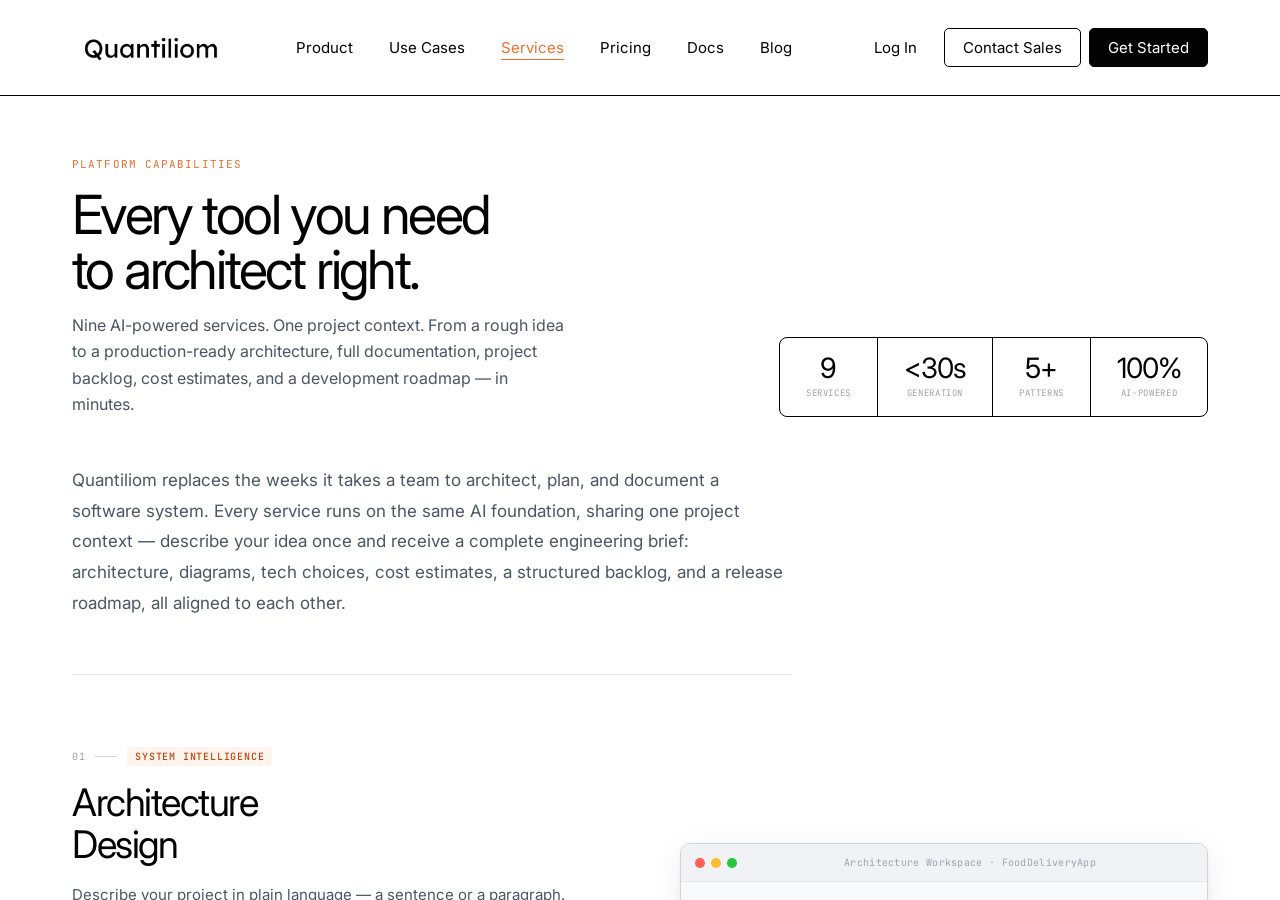
<file: services.html>
<!DOCTYPE html>
<html lang="en">
<head>
  <meta charset="UTF-8">
  <meta name="viewport" content="width=device-width, initial-scale=1.0">
  <title>Services — Quantiliom AI</title>
  <link rel="preconnect" href="https://fonts.googleapis.com">
  <link rel="preconnect" href="https://fonts.gstatic.com" crossorigin>
  <link href="https://fonts.googleapis.com/css2?family=Inter:wght@400;500&family=JetBrains+Mono:wght@400&display=swap" rel="stylesheet">
  <style>
    /* ── TOKENS ── */
    :root {
      --black: #020202; --light-gray: #ffffff; --silver: #ffffff;
      --cool-gray: #020202; --graphite: #020202; --ash: #020202;
      --orange: #ef6f2e;
      --sans: 'Inter', ui-sans-serif, system-ui, sans-serif;
      --mono: 'JetBrains Mono', ui-monospace, SFMono-Regular, Menlo, monospace;
      --max-w: 1440px; --r-sm: 5px; --r-card: 8px;
    }
    *, *::before, *::after { box-sizing: border-box; margin: 0; padding: 0; }
    body {
      font-family: var(--sans); background: #fff; color: var(--black);
      font-size: 17px; line-height: 1.5; -webkit-font-smoothing: antialiased;
      display: flex; flex-direction: column; height: 100vh; overflow: hidden;
    }
    a { color: inherit; text-decoration: none; }
    button { font-family: inherit; cursor: pointer; }

    /* ── PAGE TRANSITION ANIMATIONS ── */
    @keyframes page-enter { from { opacity: 0; transform: translateY(20px); } to { opacity: 1; transform: translateY(0); } }
    @keyframes page-exit  { from { opacity: 1; transform: translateY(0); }    to { opacity: 0; transform: translateY(-14px); } }
    body { animation: page-enter 0.44s cubic-bezier(0.22, 1, 0.36, 1) both; }
    body.exiting { animation: page-exit 0.26s cubic-bezier(0.55, 0, 0.45, 1) both; }

    /* ── Stagger content items on load ── */
    @keyframes svc-stag { from{opacity:0;transform:translateY(12px)} to{opacity:1;transform:translateY(0)} }
    body .svc-hdr        { animation: svc-stag 0.38s 0.08s both; }
    body .svc-intro      { animation: svc-stag 0.38s 0.16s both; }
    body .svc-cta-strip  { animation: svc-stag 0.38s 0.24s both; }

    /* nav styles live in nav.js */

    /* Scrollable body */
    .svc-body { flex: 1; overflow-y: auto; padding: 60px 72px 80px; }

    /* Page header */
    .svc-hdr {
      display: grid; grid-template-columns: 1fr auto;
      align-items: end; gap: 48px; margin-bottom: 48px;
    }
    .svc-hdr-eyebrow {
      font-family: var(--mono); font-size: 11px; letter-spacing: .1em;
      text-transform: uppercase; color: var(--orange);
      display: block; margin-bottom: 14px;
    }
    .svc-hdr-title {
      font-size: 54px; font-weight: 400; line-height: 1.03;
      letter-spacing: -2.6px; color: #020202;
    }
    .svc-hdr-sub {
      font-size: 16px; line-height: 1.65; color: #4b5563;
      margin-top: 14px; max-width: 500px;
    }
    .svc-stats-box {
      display: flex; flex-shrink: 0;
      border: 1px solid #020202; border-radius: var(--r-card); overflow: hidden;
    }
    .svc-stat { padding: 16px 26px; text-align: center; border-right: 1px solid #020202; }
    .svc-stat:last-child { border-right: none; }
    .svc-stat-n { font-size: 28px; font-weight: 400; letter-spacing: -1px; line-height: 1; color: #020202; }
    .svc-stat-l { font-family: var(--mono); font-size: 9px; letter-spacing: .07em; text-transform: uppercase; color: #9ca3af; margin-top: 5px; }

    /* CTA strip */
    .svc-cta-strip {
      display: flex; align-items: center; justify-content: space-between; gap: 32px;
      padding: 36px 44px; background: #020202;
      border: 1px solid #020202; border-radius: var(--r-card);
    }
    .svc-cta-title { font-size: 26px; font-weight: 400; letter-spacing: -.8px; color: #fff; line-height: 1.2; }
    .svc-cta-sub { font-family: var(--mono); font-size: 11px; color: rgba(255,255,255,0.4); letter-spacing: .04em; margin-top: 7px; }
    .svc-cta-actions { display: flex; gap: 10px; flex-shrink: 0; }
    .svc-cta-primary {
      padding: 10px 24px; background: var(--orange); color: #fff;
      border: 1px solid var(--orange); border-radius: var(--r-sm);
      font-size: 14px; cursor: pointer; white-space: nowrap;
      transition: opacity .15s;
    }
    .svc-cta-primary:hover { opacity: 0.85; }
    .svc-cta-secondary {
      padding: 10px 24px; background: transparent;
      color: rgba(255,255,255,0.65); border: 1px solid rgba(255,255,255,0.2);
      border-radius: var(--r-sm); font-size: 14px; cursor: pointer;
      white-space: nowrap; transition: all .15s;
    }
    .svc-cta-secondary:hover { color: #fff; border-color: rgba(255,255,255,0.55); }

    /* ── Service detail rows ── */
    .svc-intro {
      font-size: 17px; line-height: 1.8; color: #4b5563;
      max-width: 720px; margin: 36px 0 0;
      padding-bottom: 56px; border-bottom: 1px solid #e5e7eb;
    }
    .svc-srow { padding: 72px 0; border-bottom: 1px solid #e5e7eb; }
    .svc-srow:last-of-type { border-bottom: none; }
    .svc-srow-inner { display: grid; grid-template-columns: 1fr 1fr; gap: 80px; align-items: center; }
    .svc-srow--flip .svc-srow-text { order: 2; }
    .svc-srow--flip .svc-srow-visual { order: 1; }
    .svc-srow-meta { display: flex; align-items: center; gap: 10px; margin-bottom: 16px; }
    .svc-srow-num { font-family: var(--mono); font-size: 10px; color: #9ca3af; letter-spacing: .06em; }
    .svc-srow-sep { width: 22px; height: 1px; background: #d1d5db; }
    .svc-srow-cat { font-family: var(--mono); font-size: 10px; letter-spacing: .08em; text-transform: uppercase; padding: 2px 8px; border-radius: 3px; font-weight: 500; }
    .svc-srow-name { font-size: 38px; font-weight: 400; letter-spacing: -1.5px; color: #020202; line-height: 1.1; margin-bottom: 16px; }
    .svc-srow-desc { font-size: 15px; line-height: 1.78; color: #4b5563; margin-bottom: 26px; }
    .svc-srow-sh { font-family: var(--mono); font-size: 10px; letter-spacing: .1em; text-transform: uppercase; color: #9ca3af; margin-bottom: 10px; display: block; }
    .svc-srow-feats { list-style: none; display: flex; flex-direction: column; gap: 8px; margin-bottom: 26px; }
    .svc-srow-feats li { display: flex; align-items: flex-start; gap: 10px; font-size: 14px; color: #374151; line-height: 1.55; }
    .svc-srow-feats li .fd { width: 5px; height: 5px; border-radius: 50%; flex-shrink: 0; margin-top: 6px; }
    .svc-srow-outputs { display: flex; flex-wrap: wrap; gap: 6px; }
    .svc-out-chip { padding: 4px 11px; border-radius: 4px; border: 1px solid #e5e7eb; font-family: var(--mono); font-size: 10px; color: #6b7280; background: #f9f9f9; }

    /* Mock device frame */
    .svc-mock { border: 1px solid #d1d5db; border-radius: 10px; overflow: hidden; background: #f8f9fa; box-shadow: 0 8px 32px rgba(0,0,0,.07), 0 2px 6px rgba(0,0,0,.04); }
    .svc-mock-bar { height: 38px; background: #f0f2f5; border-bottom: 1px solid #e5e7eb; display: flex; align-items: center; padding: 0 14px; gap: 10px; }
    .svc-mock-dots { display: flex; gap: 6px; }
    .svc-mock-dot { width: 10px; height: 10px; border-radius: 50%; }
    .svc-mock-lbl { font-family: var(--mono); font-size: 10px; color: #9ca3af; letter-spacing: .03em; flex: 1; text-align: center; }
    .svc-mock-body { padding: 20px 20px 22px; }

    /* Mock 1 — Architecture generation */
    .svc-m-input { background: #fff; border: 1px solid #e5e7eb; border-radius: 6px; padding: 12px 14px; margin-bottom: 12px; }
    .svc-m-lbl { font-family: var(--mono); font-size: 9px; letter-spacing: .1em; text-transform: uppercase; color: #9ca3af; margin-bottom: 5px; }
    .svc-m-input-txt { font-size: 12px; color: #374151; line-height: 1.55; font-style: italic; }
    .svc-m-steps { display: flex; flex-direction: column; gap: 5px; margin-bottom: 12px; }
    .svc-m-step { font-family: var(--mono); font-size: 10.5px; color: #374151; display: flex; align-items: center; gap: 7px; }
    .svc-m-step-ic { width: 16px; height: 16px; border-radius: 50%; flex-shrink: 0; display: flex; align-items: center; justify-content: center; font-size: 8px; font-style: normal; }
    .svc-m-step-ok   { background: #dcfce7; color: #16a34a; }
    .svc-m-step-live { background: #fef9c3; color: #ca8a04; }
    .svc-m-arch { background: #fff; border: 1px solid #e5e7eb; border-radius: 6px; padding: 12px 14px; }
    .svc-m-arch-row { display: flex; gap: 5px; justify-content: center; margin-bottom: 5px; }
    .svc-m-arch-row:last-child { margin-bottom: 0; }
    .svc-m-arch-arr { text-align: center; font-size: 10px; color: #d1d5db; margin: 1px 0; }
    .mn { padding: 3px 9px; border-radius: 4px; border: 1px solid rgba(0,0,0,.06); font-family: var(--mono); font-size: 9px; white-space: nowrap; }
    .mn-b { background:rgba(88,166,255,.08); border-color:rgba(88,166,255,.28); color:#1d6fa8; }
    .mn-o { background:rgba(239,111,46,.09); border-color:rgba(239,111,46,.28); color:#c2410c; font-weight:600; }
    .mn-p { background:rgba(188,140,255,.08); border-color:rgba(188,140,255,.28); color:#7c3aed; }
    .mn-g { background:rgba(63,185,80,.08); border-color:rgba(63,185,80,.28); color:#166534; }
    .mn-r { background:rgba(220,56,45,.08); border-color:rgba(220,56,45,.28); color:#991b1b; }
    .mn-i { background:rgba(99,91,255,.08); border-color:rgba(99,91,255,.28); color:#4338ca; }
    .mn-s { background:rgba(0,0,0,.05); border-color:rgba(0,0,0,.08); color:#374151; }

    /* Mock 2 — Backlog */
    .svc-m-tk-topbar { display: flex; align-items: center; justify-content: space-between; margin-bottom: 12px; }
    .svc-m-tk-total { font-family: var(--mono); font-size: 9.5px; color: #9ca3af; }
    .svc-m-tk-exports { display: flex; gap: 4px; }
    .svc-m-xbadge { padding: 2px 8px; border-radius: 3px; border: 1px solid #e5e7eb; font-family: var(--mono); font-size: 9px; color: #6b7280; background: #fff; }
    .svc-m-epic { border: 1px solid #e5e7eb; border-radius: 6px; overflow: hidden; margin-bottom: 7px; }
    .svc-m-epic-hdr { display: flex; align-items: center; gap: 8px; padding: 8px 12px; background: #f9f9f9; border-bottom: 1px solid #e5e7eb; }
    .svc-m-epic--col .svc-m-epic-hdr { border-bottom: none; }
    .svc-m-eid { font-family: var(--mono); font-size: 9px; color: #9ca3af; min-width: 54px; }
    .svc-m-ename { font-family: var(--mono); font-size: 11px; font-weight: 600; color: #374151; flex: 1; }
    .svc-m-ecount { font-family: var(--mono); font-size: 9px; color: #9ca3af; }
    .svc-m-sp { font-family: var(--mono); font-size: 9px; color: #fff; background: #635BFF; padding: 1px 6px; border-radius: 3px; flex-shrink: 0; }
    .svc-m-story { display: flex; align-items: center; gap: 8px; padding: 6px 12px 6px 20px; border-bottom: 1px solid #f3f4f6; }
    .svc-m-story:last-child { border-bottom: none; }
    .svc-m-sid { font-family: var(--mono); font-size: 9px; color: #9ca3af; min-width: 54px; }
    .svc-m-sname { font-size: 11px; color: #374151; flex: 1; }
    .svc-m-task { display: flex; align-items: center; gap: 7px; padding: 5px 12px 5px 32px; border-bottom: 1px solid #f3f4f6; }
    .svc-m-task:last-child { border-bottom: none; }
    .svc-m-tid { font-family: var(--mono); font-size: 8.5px; color: #9ca3af; min-width: 54px; }
    .svc-m-tname { font-size: 10.5px; color: #374151; flex: 1; }
    .svc-m-prio { font-family: var(--mono); font-size: 8px; padding: 1px 5px; border-radius: 2px; flex-shrink: 0; }
    .svc-m-prio--p0 { background:rgba(239,68,68,.12); color:#dc2626; }
    .svc-m-prio--p1 { background:rgba(249,115,22,.12); color:#ea580c; }
    .svc-m-prio--p2 { background:rgba(234,179,8,.12); color:#ca8a04; }
    .svc-m-pts { font-family: var(--mono); font-size: 8px; color: #fff; background: #635BFF; padding: 1px 5px; border-radius: 2px; flex-shrink: 0; }

    /* Mock 3 — Diagram */
    .svc-m-diag-flow { display: flex; flex-direction: column; align-items: center; gap: 5px; }
    .svc-m-diag-row { display: flex; gap: 7px; justify-content: center; align-items: center; }
    .svc-m-dn { padding: 6px 13px; border: 1px solid rgba(0,0,0,.07); border-radius: 8px; font-family: var(--mono); font-size: 9.5px; background: #fff; color: #374151; text-align: center; min-width: 76px; }
    .svc-m-dn sub { display: block; font-size: 8px; color: #9ca3af; margin-top: 2px; }
    .svc-m-dn--hub { background:rgba(239,111,46,.06); border-color:rgba(239,111,46,.35); color:#c2410c; font-weight:600; min-width:120px; padding:8px 16px; }
    .svc-m-dn--b   { background:rgba(88,166,255,.06); border-color:rgba(88,166,255,.3); color:#1d6fa8; }
    .svc-m-dn--p   { background:rgba(188,140,255,.06); border-color:rgba(188,140,255,.3); color:#7c3aed; }
    .svc-m-dn--g   { background:rgba(63,185,80,.06); border-color:rgba(63,185,80,.3); color:#166534; }
    .svc-m-dn--r   { background:rgba(220,56,45,.06); border-color:rgba(220,56,45,.3); color:#991b1b; }
    .svc-m-dn--i   { background:rgba(99,91,255,.06); border-color:rgba(99,91,255,.3); color:#4338ca; }
    .svc-m-diag-arr { font-size: 11px; color: #d1d5db; }
    .svc-m-diag-panel { display: flex; align-items: flex-start; gap: 8px; margin-top: 14px; padding: 10px 12px; background: #fff; border: 1px solid #e5e7eb; border-radius: 6px; }
    .svc-m-diag-panel-body { flex: 1; }
    .svc-m-diag-panel-title { font-family: var(--mono); font-size: 11px; font-weight: 600; color: #020202; margin-bottom: 3px; }
    .svc-m-diag-panel-row { font-family: var(--mono); font-size: 10px; color: #6b7280; display: flex; justify-content: space-between; margin-bottom: 2px; }
    .svc-m-diag-panel-tag { font-family: var(--mono); font-size: 9px; color: var(--orange); padding: 1px 6px; border: 1px solid rgba(239,111,46,.3); border-radius: 3px; flex-shrink: 0; }

    /* Mock 4 — Stack advisor */
    .svc-m-stack { width: 100%; border-collapse: collapse; font-size: 11px; }
    .svc-m-stack th { font-family: var(--mono); font-size: 9px; letter-spacing: .08em; text-transform: uppercase; color: #9ca3af; padding: 7px 10px; background: #f9f9f9; border-bottom: 1px solid #e5e7eb; text-align: left; }
    .svc-m-stack td { padding: 9px 10px; border-bottom: 1px solid #f3f4f6; vertical-align: top; }
    .svc-m-stack tr:last-child td { border-bottom: none; }
    .svc-m-stack .s-layer { font-family: var(--mono); font-size: 10px; color: #9ca3af; }
    .svc-m-stack .s-why { font-size: 10px; color: #9ca3af; margin-top: 2px; }
    .svc-s-badge { display: inline-block; padding: 1px 7px; border-radius: 3px; font-family: var(--mono); font-size: 9.5px; margin-right: 3px; }
    .svc-s-rec { background:rgba(63,185,80,.1); color:#166534; }
    .svc-s-alt { background:rgba(0,0,0,.05); color:#6b7280; }

    /* Mock 5 — Cost */
    .svc-m-cost-total { display: flex; align-items: baseline; gap: 8px; margin-bottom: 14px; padding-bottom: 12px; border-bottom: 1px solid #e5e7eb; }
    .svc-m-cost-n { font-size: 30px; font-weight: 400; letter-spacing: -1.2px; color: #020202; line-height: 1; }
    .svc-m-cost-period { font-family: var(--mono); font-size: 10px; color: #9ca3af; }
    .svc-m-cost-rows { display: flex; flex-direction: column; gap: 8px; margin-bottom: 14px; }
    .svc-m-cost-item { display: flex; align-items: center; }
    .svc-m-cost-name { font-family: var(--mono); font-size: 10px; color: #374151; width: 76px; flex-shrink: 0; }
    .svc-m-cost-track { flex: 1; height: 7px; background: #f3f4f6; border-radius: 3px; overflow: hidden; margin: 0 10px; }
    .svc-m-cost-fill { height: 100%; border-radius: 3px; }
    .svc-m-cost-val { font-family: var(--mono); font-size: 10px; color: #6b7280; width: 38px; text-align: right; flex-shrink: 0; }
    .svc-m-cost-alert { padding: 9px 11px; background:rgba(249,115,22,.05); border:1px solid rgba(249,115,22,.2); border-radius: 5px; display: flex; gap: 8px; align-items: flex-start; }
    .svc-m-cost-alert-icon { color: #ea580c; flex-shrink: 0; font-size: 11px; margin-top: 1px; }
    .svc-m-cost-alert-txt { font-size: 11px; color: #374151; line-height: 1.55; }
    .svc-m-cost-alt-lnk { font-family: var(--mono); font-size: 10px; color: #3fb950; display: block; margin-top: 3px; }

    /* Mock 6 — Docs */
    .svc-m-doc-title { font-size: 14px; font-weight: 600; color: #020202; margin-bottom: 2px; }
    .svc-m-doc-meta { font-family: var(--mono); font-size: 9px; color: #9ca3af; margin-bottom: 14px; }
    .svc-m-doc-h2 { font-family: var(--mono); font-size: 9.5px; letter-spacing: .09em; text-transform: uppercase; color: #9ca3af; margin-bottom: 6px; border-bottom: 1px solid #f3f4f6; padding-bottom: 4px; }
    .svc-m-doc-p { font-size: 11px; color: #4b5563; line-height: 1.6; margin-bottom: 10px; }
    .svc-m-doc-rows { display: flex; flex-direction: column; gap: 4px; margin-bottom: 12px; }
    .svc-m-doc-row { display: flex; gap: 8px; align-items: baseline; }
    .svc-m-doc-k { font-family: var(--mono); font-size: 9.5px; color: #9ca3af; width: 74px; flex-shrink: 0; }
    .svc-m-doc-v { font-size: 11px; color: #374151; }
    .svc-m-doc-exports { display: flex; gap: 6px; padding-top: 12px; border-top: 1px solid #e5e7eb; }
    .svc-m-xbtn { padding: 4px 10px; border: 1px solid #e5e7eb; border-radius: 4px; font-family: var(--mono); font-size: 9.5px; color: #374151; background: #fff; }

    /* Mock 7 — Roadmap */
    .svc-m-rm-phases { display: flex; flex-direction: column; gap: 12px; }
    .svc-m-rm-hdr { display: flex; align-items: center; justify-content: space-between; margin-bottom: 7px; }
    .svc-m-rm-pname { font-family: var(--mono); font-size: 10px; font-weight: 600; color: #374151; }
    .svc-m-rm-pwk { font-family: var(--mono); font-size: 9px; color: #9ca3af; }
    .svc-m-rm-bars { display: flex; flex-direction: column; gap: 5px; }
    .svc-m-rm-brow { display: flex; align-items: center; gap: 8px; }
    .svc-m-rm-bname { font-family: var(--mono); font-size: 9px; color: #6b7280; width: 100px; flex-shrink: 0; }
    .svc-m-rm-btrack { flex: 1; height: 8px; background: #f3f4f6; border-radius: 4px; overflow: hidden; }
    .svc-m-rm-bfill { height: 100%; border-radius: 4px; }
    .svc-m-rm-div { height: 1px; background: #e5e7eb; margin: 4px 0; }
    .svc-m-rm-ms { display: inline-flex; align-items: center; gap: 5px; font-family: var(--mono); font-size: 9px; color: var(--orange); padding: 3px 8px; background: rgba(239,111,46,.06); border: 1px solid rgba(239,111,46,.2); border-radius: 3px; margin-top: 8px; }

    /* Mock 8 — Decision analysis */
    .svc-m-da-grid { display: grid; grid-template-columns: repeat(3, 1fr); gap: 8px; }
    .svc-m-da-card { border: 1px solid #e5e7eb; border-radius: 6px; padding: 14px; background: #fff; }
    .svc-m-da-card--rec { border-color: rgba(239,111,46,.4); background:rgba(239,111,46,.025); }
    .svc-m-da-tag { font-family: var(--mono); font-size: 8.5px; letter-spacing: .06em; text-transform: uppercase; color: #9ca3af; margin-bottom: 6px; display: block; }
    .svc-m-da-card--rec .svc-m-da-tag { color: var(--orange); }
    .svc-m-da-name { font-size: 12px; font-weight: 600; color: #020202; margin-bottom: 10px; }
    .svc-m-da-metric { margin-bottom: 7px; }
    .svc-m-da-mlbl { font-family: var(--mono); font-size: 9px; color: #9ca3af; margin-bottom: 3px; }
    .svc-m-da-pips { display: flex; gap: 3px; }
    .svc-m-da-pip { width: 18px; height: 5px; border-radius: 2px; background: #e5e7eb; }
    .svc-m-da-pip--on { background: var(--orange); }
    .svc-m-da-items { display: flex; flex-direction: column; gap: 4px; border-top: 1px solid #f3f4f6; padding-top: 8px; margin-top: 8px; }
    .svc-m-da-item { font-size: 10px; display: flex; gap: 5px; align-items: baseline; }
    .svc-m-da-item::before { content: ''; width: 5px; height: 5px; border-radius: 50%; flex-shrink: 0; margin-top: 3px; }
    .svc-m-da-yes { color: #374151; } .svc-m-da-yes::before { background: #3fb950; }
    .svc-m-da-no  { color: #9ca3af; } .svc-m-da-no::before  { background: #e5e7eb; }
    .svc-m-da-rec-badge { display: block; text-align: center; margin-top: 10px; font-family: var(--mono); font-size: 8px; letter-spacing: .06em; text-transform: uppercase; color: var(--orange); padding: 4px 0; border-top: 1px solid rgba(239,111,46,.15); }

    /* Mock 9 — IaC / Terraform */
    .svc-tf-file-tabs {
      display: flex; background: #161b22;
      border-bottom: 1px solid #21262d;
    }
    .svc-tf-tab {
      font-family: var(--mono); font-size: 10px; color: #6e7681;
      padding: 7px 14px; cursor: pointer; border-right: 1px solid #21262d;
    }
    .svc-tf-tab.active { color: #e6edf3; border-bottom: 2px solid #ef6f2e; }
    .svc-tf-badge {
      font-family: var(--mono); font-size: 10px; color: #10b981;
      padding: 7px 14px; margin-left: auto;
      display: flex; align-items: center; gap: 5px;
    }
    .svc-tf-body {
      background: #0d1117; padding: 16px 20px 20px;
      font-family: var(--mono); font-size: 11.5px; line-height: 1.85;
      overflow-x: auto;
    }
    .svc-tf-line { display: block; white-space: pre; }
    .tf-cm  { color: #484f58; font-style: italic; }
    .tf-kw  { color: #ff7b72; }
    .tf-bl  { color: #79c0ff; }
    .tf-at  { color: #e3b341; }
    .tf-st  { color: #a5d6ff; }
    .tf-vr  { color: #d2a8ff; }
    .tf-rf  { color: #7ee787; }
    .tf-nm  { color: #f78166; }

    /* How-it-connects section */
    .svc-connect { padding: 56px 0; border-top: 1px solid #020202; border-bottom: 1px solid #e5e7eb; margin-bottom: 40px; }
    .svc-connect-title { font-size: 26px; font-weight: 400; letter-spacing: -.8px; color: #020202; margin-bottom: 8px; }
    .svc-connect-sub { font-size: 14px; color: #6b7280; margin-bottom: 40px; }
    .svc-connect-flow { display: flex; align-items: stretch; gap: 0; }
    .svc-connect-step { flex: 1; padding: 24px 22px; border: 1px solid #e5e7eb; border-right: none; background: #fff; }
    .svc-connect-step:first-child { border-radius: var(--r-card) 0 0 var(--r-card); }
    .svc-connect-step:last-child  { border-right: 1px solid #e5e7eb; border-radius: 0 var(--r-card) var(--r-card) 0; }
    .svc-connect-arrow { display: flex; align-items: center; padding: 0 8px; color: #9ca3af; font-size: 16px; border-top: 1px solid #e5e7eb; border-bottom: 1px solid #e5e7eb; background: #f9f9f9; flex-shrink: 0; }
    .svc-connect-step-num { font-family: var(--mono); font-size: 10px; color: var(--orange); letter-spacing: .06em; margin-bottom: 8px; }
    .svc-connect-step-name { font-size: 15px; font-weight: 500; color: #020202; margin-bottom: 6px; }
    .svc-connect-step-desc { font-size: 12.5px; color: #6b7280; line-height: 1.6; }

  </style>
</head>
<body>

  <!-- Global nav rendered by nav.js -->
  <script src="nav.js"></script>

  <!-- Scrollable body -->
  <div class="svc-body">

    <!-- Header -->
    <div class="svc-hdr">
      <div>
        <span class="svc-hdr-eyebrow">Platform Capabilities</span>
        <h1 class="svc-hdr-title">Every tool you need<br>to architect right.</h1>
        <p class="svc-hdr-sub">Nine AI-powered services. One project context. From a rough idea to a production-ready architecture, full documentation, project backlog, cost estimates, and a development roadmap — in minutes.</p>
      </div>
      <div class="svc-stats-box">
        <div class="svc-stat">
          <div class="svc-stat-n">9</div>
          <div class="svc-stat-l">Services</div>
        </div>
        <div class="svc-stat">
          <div class="svc-stat-n">&lt;30s</div>
          <div class="svc-stat-l">Generation</div>
        </div>
        <div class="svc-stat">
          <div class="svc-stat-n">5+</div>
          <div class="svc-stat-l">Patterns</div>
        </div>
        <div class="svc-stat">
          <div class="svc-stat-n">100%</div>
          <div class="svc-stat-l">AI-powered</div>
        </div>
      </div>
    </div>

    <!-- Intro -->
    <p class="svc-intro">Quantiliom replaces the weeks it takes a team to architect, plan, and document a software system. Every service runs on the same AI foundation, sharing one project context — describe your idea once and receive a complete engineering brief: architecture, diagrams, tech choices, cost estimates, a structured backlog, and a release roadmap, all aligned to each other.</p>

    <!-- ── 8 Service detail rows ── -->

    <!-- ───────── 01 Architecture Design ───────── -->
    <div class="svc-srow">
      <div class="svc-srow-inner">
        <div class="svc-srow-text">
          <div class="svc-srow-meta">
            <span class="svc-srow-num">01</span>
            <div class="svc-srow-sep"></div>
            <span class="svc-srow-cat" style="background:rgba(239,111,46,.08);color:#c2410c;">System Intelligence</span>
          </div>
          <h2 class="svc-srow-name">Architecture<br>Design</h2>
          <p class="svc-srow-desc">Describe your project in plain language — a sentence or a paragraph. Quantiliom's Architecture Intelligence Engine systematically extracts requirements, matches them against proven system patterns, and generates a complete, production-ready architecture with every component, relationship, and data flow defined. No vague suggestions — specific, justified decisions at every layer.</p>
          <span class="svc-srow-sh">Key Capabilities</span>
          <ul class="svc-srow-feats">
            <li><div class="fd" style="background:#ef6f2e"></div>AI-driven requirement extraction from natural language descriptions</li>
            <li><div class="fd" style="background:#ef6f2e"></div>Matches against 5+ proven system patterns (marketplace, SaaS, AI chatbot, e-commerce, real-time)</li>
            <li><div class="fd" style="background:#ef6f2e"></div>Identifies hidden requirements — scale, security, compliance, real-time needs</li>
            <li><div class="fd" style="background:#ef6f2e"></div>Generates 2–3 architecture alternatives with clear trade-off reasoning</li>
            <li><div class="fd" style="background:#ef6f2e"></div>Every architectural decision is explained — no black boxes</li>
          </ul>
          <span class="svc-srow-sh">What You Receive</span>
          <div class="svc-srow-outputs">
            <span class="svc-out-chip">System architecture document</span>
            <span class="svc-out-chip">Component map</span>
            <span class="svc-out-chip">2–3 alternative approaches</span>
            <span class="svc-out-chip">Trade-off analysis</span>
            <span class="svc-out-chip">Recommended default</span>
          </div>
        </div>
        <div class="svc-srow-visual">
          <div class="svc-mock">
            <div class="svc-mock-bar">
              <div class="svc-mock-dots"><div class="svc-mock-dot" style="background:#ff5f57"></div><div class="svc-mock-dot" style="background:#febc2e"></div><div class="svc-mock-dot" style="background:#28c840"></div></div>
              <div class="svc-mock-lbl">Architecture Workspace · FoodDeliveryApp</div>
            </div>
            <div class="svc-mock-body">
              <div class="svc-m-input">
                <div class="svc-m-lbl">Project Description</div>
                <div class="svc-m-input-txt">"I want to build a multi-vendor food delivery marketplace with real-time order tracking, Stripe payments, and a mobile app for iOS and Android."</div>
              </div>
              <div class="svc-m-steps">
                <div class="svc-m-step"><span class="svc-m-step-ic svc-m-step-ok">✓</span> Analyzing requirements — 11 signals detected</div>
                <div class="svc-m-step"><span class="svc-m-step-ic svc-m-step-ok">✓</span> Matched pattern: Marketplace System (hub-spoke)</div>
                <div class="svc-m-step"><span class="svc-m-step-ic svc-m-step-ok">✓</span> Identified real-time, payments, mobile — adjusting</div>
                <div class="svc-m-step"><span class="svc-m-step-ic svc-m-step-ok">✓</span> Architecture generated · 3 alternatives ready</div>
              </div>
              <div class="svc-m-arch">
                <div class="svc-m-lbl" style="text-align:center;margin-bottom:10px;">Recommended Architecture</div>
                <div class="svc-m-arch-row"><span class="mn mn-b">Browser</span><span class="mn mn-b">iOS</span><span class="mn mn-b">Android</span></div>
                <div class="svc-m-arch-arr">↓</div>
                <div class="svc-m-arch-row"><span class="mn mn-o">API Gateway</span><span class="mn mn-p">Auth Service</span><span class="mn mn-s">Notification</span></div>
                <div class="svc-m-arch-arr">↓</div>
                <div class="svc-m-arch-row"><span class="mn mn-g">PostgreSQL</span><span class="mn mn-r">Redis</span><span class="mn mn-i">Stripe</span><span class="mn mn-s">S3 Storage</span></div>
              </div>
            </div>
          </div>
        </div>
      </div>
    </div>

    <!-- ───────── 02 Backlog Intelligence ───────── -->
    <div class="svc-srow svc-srow--flip">
      <div class="svc-srow-inner">
        <div class="svc-srow-text">
          <div class="svc-srow-meta">
            <span class="svc-srow-num">02</span>
            <div class="svc-srow-sep"></div>
            <span class="svc-srow-cat" style="background:rgba(99,91,255,.08);color:#4338ca;">Project Intelligence</span>
          </div>
          <h2 class="svc-srow-name">Backlog<br>Intelligence</h2>
          <p class="svc-srow-desc">Once your architecture is defined, Quantiliom transforms it into a fully structured project backlog in under 30 seconds — the same work that takes a product team 4–12 hours to do manually. Every Epic, Story, and Task is derived directly from the architecture output, ensuring they are always perfectly aligned. Export directly to Jira, Linear, GitHub Projects, or Notion.</p>
          <span class="svc-srow-sh">Key Capabilities</span>
          <ul class="svc-srow-feats">
            <li><div class="fd" style="background:#635BFF"></div>Generates a complete Epic → Story → Task three-tier hierarchy from architecture</li>
            <li><div class="fd" style="background:#635BFF"></div>Fibonacci story point estimation (1, 2, 3, 5, 8, 13) per task based on complexity</li>
            <li><div class="fd" style="background:#635BFF"></div>AI-driven priority scoring — P0 (critical) through P3 (low)</li>
            <li><div class="fd" style="background:#635BFF"></div>Sprint grouping aligned to architecture phases (Phase 1 MVP, Phase 2 features...)</li>
            <li><div class="fd" style="background:#635BFF"></div>Dependency detection between tasks (e.g. auth must precede protected routes)</li>
          </ul>
          <span class="svc-srow-sh">Export Formats</span>
          <div class="svc-srow-outputs">
            <span class="svc-out-chip">Jira CSV import</span>
            <span class="svc-out-chip">Linear JSON</span>
            <span class="svc-out-chip">GitHub Issues</span>
            <span class="svc-out-chip">Notion database</span>
            <span class="svc-out-chip">Raw JSON</span>
          </div>
        </div>
        <div class="svc-srow-visual">
          <div class="svc-mock">
            <div class="svc-mock-bar">
              <div class="svc-mock-dots"><div class="svc-mock-dot" style="background:#ff5f57"></div><div class="svc-mock-dot" style="background:#febc2e"></div><div class="svc-mock-dot" style="background:#28c840"></div></div>
              <div class="svc-mock-lbl">Backlog · FoodDeliveryApp · 54 tickets generated</div>
            </div>
            <div class="svc-mock-body">
              <div class="svc-m-tk-topbar">
                <span class="svc-m-tk-total">54 tickets · 127 story points · 4 epics</span>
                <div class="svc-m-tk-exports"><span class="svc-m-xbadge">↗ Jira</span><span class="svc-m-xbadge">↗ Linear</span><span class="svc-m-xbadge">↗ GitHub</span></div>
              </div>
              <div class="svc-m-epic">
                <div class="svc-m-epic-hdr"><span class="svc-m-eid">EPIC-01</span><span class="svc-m-ename">Auth &amp; User Management</span><span class="svc-m-sp">14sp</span></div>
                <div class="svc-m-story"><span class="svc-m-sid">STORY-01</span><span class="svc-m-sname">Registration &amp; Onboarding</span></div>
                <div class="svc-m-task"><span class="svc-m-tid">TASK-001</span><span class="svc-m-tname">Signup form UI</span><span class="svc-m-prio svc-m-prio--p0">P0</span><span class="svc-m-pts">3pt</span></div>
                <div class="svc-m-task"><span class="svc-m-tid">TASK-002</span><span class="svc-m-tname">Email verification flow</span><span class="svc-m-prio svc-m-prio--p0">P0</span><span class="svc-m-pts">5pt</span></div>
                <div class="svc-m-task"><span class="svc-m-tid">TASK-003</span><span class="svc-m-tname">Google OAuth2 integration</span><span class="svc-m-prio svc-m-prio--p1">P1</span><span class="svc-m-pts">5pt</span></div>
                <div class="svc-m-story"><span class="svc-m-sid">STORY-02</span><span class="svc-m-sname">Session Management</span></div>
                <div class="svc-m-task"><span class="svc-m-tid">TASK-004</span><span class="svc-m-tname">JWT generation &amp; refresh</span><span class="svc-m-prio svc-m-prio--p0">P0</span><span class="svc-m-pts">3pt</span></div>
              </div>
              <div class="svc-m-epic svc-m-epic--col">
                <div class="svc-m-epic-hdr"><span class="svc-m-eid">EPIC-02</span><span class="svc-m-ename">Core API &amp; Business Logic</span><span class="svc-m-ecount">▸ 18 tasks</span><span class="svc-m-sp">22sp</span></div>
              </div>
              <div class="svc-m-epic svc-m-epic--col">
                <div class="svc-m-epic-hdr"><span class="svc-m-eid">EPIC-03</span><span class="svc-m-ename">Payments &amp; Order Flow</span><span class="svc-m-ecount">▸ 14 tasks</span><span class="svc-m-sp">18sp</span></div>
              </div>
              <div class="svc-m-epic svc-m-epic--col">
                <div class="svc-m-epic-hdr"><span class="svc-m-eid">EPIC-04</span><span class="svc-m-ename">Mobile App (iOS + Android)</span><span class="svc-m-ecount">▸ 17 tasks</span><span class="svc-m-sp">21sp</span></div>
              </div>
            </div>
          </div>
        </div>
      </div>
    </div>

    <!-- ───────── 03 Interactive Diagrams ───────── -->
    <div class="svc-srow">
      <div class="svc-srow-inner">
        <div class="svc-srow-text">
          <div class="svc-srow-meta">
            <span class="svc-srow-num">03</span>
            <div class="svc-srow-sep"></div>
            <span class="svc-srow-cat" style="background:rgba(88,166,255,.08);color:#1d6fa8;">Visual Output</span>
          </div>
          <h2 class="svc-srow-name">Interactive<br>Diagrams</h2>
          <p class="svc-srow-desc">Every architecture Quantiliom produces is visualised as an interactive, animated system diagram — not a static image. Components are live cards you can click. Animated particles travel the data paths. The hub-and-spoke layout reveals the actual flow of data through your system, so both technical and non-technical stakeholders immediately understand the structure.</p>
          <span class="svc-srow-sh">Key Capabilities</span>
          <ul class="svc-srow-feats">
            <li><div class="fd" style="background:#58a6ff"></div>Animated data-flow particles travel each connection path in real time</li>
            <li><div class="fd" style="background:#58a6ff"></div>Click any component to open a detail panel: role, tech stack, pros, cons</li>
            <li><div class="fd" style="background:#58a6ff"></div>Glass card UI with colour-coded service layers (client, API, data, infra)</li>
            <li><div class="fd" style="background:#58a6ff"></div>Radial glow effects highlight the central gateway and data relationships</li>
            <li><div class="fd" style="background:#58a6ff"></div>Export as SVG for use in presentations, RFCs, or documentation</li>
          </ul>
          <span class="svc-srow-sh">What You Receive</span>
          <div class="svc-srow-outputs">
            <span class="svc-out-chip">Animated SVG diagram</span>
            <span class="svc-out-chip">Clickable component panels</span>
            <span class="svc-out-chip">Layer colour coding</span>
            <span class="svc-out-chip">SVG export</span>
            <span class="svc-out-chip">Embeddable</span>
          </div>
        </div>
        <div class="svc-srow-visual">
          <div class="svc-mock">
            <div class="svc-mock-bar">
              <div class="svc-mock-dots"><div class="svc-mock-dot" style="background:#ff5f57"></div><div class="svc-mock-dot" style="background:#febc2e"></div><div class="svc-mock-dot" style="background:#28c840"></div></div>
              <div class="svc-mock-lbl">System Diagram · FoodDeliveryApp · 9 services</div>
            </div>
            <div class="svc-mock-body">
              <div class="svc-m-diag-flow">
                <div class="svc-m-diag-row">
                  <div class="svc-m-dn svc-m-dn--b">Browser<sub>Next.js</sub></div>
                  <div class="svc-m-dn svc-m-dn--b">iOS<sub>Flutter</sub></div>
                  <div class="svc-m-dn svc-m-dn--b">Android<sub>Flutter</sub></div>
                </div>
                <div class="svc-m-diag-arr">↓ ↓ ↓</div>
                <div class="svc-m-diag-row">
                  <div class="svc-m-dn svc-m-dn--hub">API Gateway<sub>Rate limit · Auth · Routing</sub></div>
                </div>
                <div class="svc-m-diag-arr">↓ ↓ ↓</div>
                <div class="svc-m-diag-row">
                  <div class="svc-m-dn svc-m-dn--p">Auth<sub>JWT · RBAC</sub></div>
                  <div class="svc-m-dn" style="background:rgba(239,111,46,.05);border-color:rgba(239,111,46,.2);color:#c2410c;">App Core<sub>Business logic</sub></div>
                  <div class="svc-m-dn svc-m-dn--b">Notif<sub>Push · Email</sub></div>
                </div>
                <div class="svc-m-diag-arr">↓ ↓ ↓</div>
                <div class="svc-m-diag-row">
                  <div class="svc-m-dn svc-m-dn--g">PostgreSQL<sub>Primary DB</sub></div>
                  <div class="svc-m-dn svc-m-dn--r">Redis<sub>Cache · Sessions</sub></div>
                  <div class="svc-m-dn svc-m-dn--i">Stripe<sub>Payments</sub></div>
                </div>
              </div>
              <div class="svc-m-diag-panel">
                <span class="svc-m-diag-panel-tag">● selected</span>
                <div class="svc-m-diag-panel-body">
                  <div class="svc-m-diag-panel-title">API Gateway</div>
                  <div class="svc-m-diag-panel-row"><span>Role</span><span>Central hub — all traffic</span></div>
                  <div class="svc-m-diag-panel-row"><span>Stack</span><span>Kong / NGINX + Node.js</span></div>
                  <div class="svc-m-diag-panel-row"><span>Scale</span><span>Horizontal + Redis-backed rate limit</span></div>
                </div>
              </div>
            </div>
          </div>
        </div>
      </div>
    </div>

    <!-- ───────── 04 Tech Stack Advisor ───────── -->
    <div class="svc-srow svc-srow--flip">
      <div class="svc-srow-inner">
        <div class="svc-srow-text">
          <div class="svc-srow-meta">
            <span class="svc-srow-num">04</span>
            <div class="svc-srow-sep"></div>
            <span class="svc-srow-cat" style="background:rgba(188,140,255,.08);color:#7c3aed;">Decision Intelligence</span>
          </div>
          <h2 class="svc-srow-name">Tech Stack<br>Advisor</h2>
          <p class="svc-srow-desc">Choosing the wrong technology early is one of the most expensive mistakes a team can make — rebuilds, migrations, and unexpected costs can take months. The Tech Stack Advisor provides precise, project-specific recommendations across every layer of your stack, with real alternatives and clear "why this, not that" explanations. It's not generic advice — it accounts for your scale expectations, team size, budget, and time-to-market constraints.</p>
          <span class="svc-srow-sh">Key Capabilities</span>
          <ul class="svc-srow-feats">
            <li><div class="fd" style="background:#bc8cff"></div>Full-stack coverage: frontend, backend, mobile, database, cache, search, infra</li>
            <li><div class="fd" style="background:#bc8cff"></div>Scale-sensitive recommendations — what works at 1k users breaks at 1M</li>
            <li><div class="fd" style="background:#bc8cff"></div>Every recommendation includes 1–2 ranked alternatives</li>
            <li><div class="fd" style="background:#bc8cff"></div>Vendor lock-in risk rating for each chosen technology</li>
            <li><div class="fd" style="background:#bc8cff"></div>Cost-adjusted choices — flags when a free-tier tool becomes expensive at scale</li>
          </ul>
          <span class="svc-srow-sh">What You Receive</span>
          <div class="svc-srow-outputs">
            <span class="svc-out-chip">Full stack matrix</span>
            <span class="svc-out-chip">Alternatives per layer</span>
            <span class="svc-out-chip">Decision rationale</span>
            <span class="svc-out-chip">Lock-in risk ratings</span>
            <span class="svc-out-chip">Cost projections</span>
          </div>
        </div>
        <div class="svc-srow-visual">
          <div class="svc-mock">
            <div class="svc-mock-bar">
              <div class="svc-mock-dots"><div class="svc-mock-dot" style="background:#ff5f57"></div><div class="svc-mock-dot" style="background:#febc2e"></div><div class="svc-mock-dot" style="background:#28c840"></div></div>
              <div class="svc-mock-lbl">Stack Recommendations · FoodDeliveryApp</div>
            </div>
            <div class="svc-mock-body" style="padding:0;">
              <table class="svc-m-stack" style="width:100%;">
                <thead><tr>
                  <th style="width:80px;">Layer</th>
                  <th>Recommended</th>
                  <th>Alternatives</th>
                </tr></thead>
                <tbody>
                  <tr>
                    <td class="s-layer">Frontend</td>
                    <td><span class="svc-s-badge svc-s-rec">Next.js</span><div class="s-why">SSR + SEO critical for marketplace discovery</div></td>
                    <td><span class="svc-s-badge svc-s-alt">SvelteKit</span><span class="svc-s-badge svc-s-alt">Remix</span></td>
                  </tr>
                  <tr>
                    <td class="s-layer">Backend</td>
                    <td><span class="svc-s-badge svc-s-rec">NestJS</span><div class="s-why">Modular, type-safe, scales to microservices later</div></td>
                    <td><span class="svc-s-badge svc-s-alt">FastAPI</span><span class="svc-s-badge svc-s-alt">Go Fiber</span></td>
                  </tr>
                  <tr>
                    <td class="s-layer">Mobile</td>
                    <td><span class="svc-s-badge svc-s-rec">Flutter</span><div class="s-why">Single codebase, near-native on iOS &amp; Android</div></td>
                    <td><span class="svc-s-badge svc-s-alt">React Native</span></td>
                  </tr>
                  <tr>
                    <td class="s-layer">Database</td>
                    <td><span class="svc-s-badge svc-s-rec">PostgreSQL</span><div class="s-why">ACID for payments; JSONB for flexible fields</div></td>
                    <td><span class="svc-s-badge svc-s-alt">PlanetScale</span></td>
                  </tr>
                  <tr>
                    <td class="s-layer">Cache</td>
                    <td><span class="svc-s-badge svc-s-rec">Redis</span><div class="s-why">Sub-ms latency for menus, sessions, rate limits</div></td>
                    <td><span class="svc-s-badge svc-s-alt">Upstash</span></td>
                  </tr>
                  <tr>
                    <td class="s-layer">Infra</td>
                    <td><span class="svc-s-badge svc-s-rec">AWS</span><div class="s-why">Widest managed service catalogue, mature CDN</div></td>
                    <td><span class="svc-s-badge svc-s-alt">GCP</span><span class="svc-s-badge svc-s-alt">Fly.io</span></td>
                  </tr>
                </tbody>
              </table>
            </div>
          </div>
        </div>
      </div>
    </div>

    <!-- ───────── 05 Cost Intelligence ───────── -->
    <div class="svc-srow">
      <div class="svc-srow-inner">
        <div class="svc-srow-text">
          <div class="svc-srow-meta">
            <span class="svc-srow-num">05</span>
            <div class="svc-srow-sep"></div>
            <span class="svc-srow-cat" style="background:rgba(63,185,80,.08);color:#166534;">Financial Analysis</span>
          </div>
          <h2 class="svc-srow-name">Cost<br>Intelligence</h2>
          <p class="svc-srow-desc">Infrastructure costs are invisible until they become a crisis. Cost Intelligence makes every monetary consequence of your architecture visible before you write a line of code. It breaks down estimated monthly infrastructure spend by component, detects expensive choices (Firebase at scale, over-provisioned compute, redundant managed services), and suggests concrete cheaper alternatives with estimated savings.</p>
          <span class="svc-srow-sh">Key Capabilities</span>
          <ul class="svc-srow-feats">
            <li><div class="fd" style="background:#3fb950"></div>Monthly infrastructure cost breakdown by component (compute, DB, cache, storage, bandwidth)</li>
            <li><div class="fd" style="background:#3fb950"></div>Expensive choice detection — flags Firebase, over-provisioned EC2, over-engineered microservices at early stage</li>
            <li><div class="fd" style="background:#3fb950"></div>Concrete cheaper alternatives with estimated percentage savings</li>
            <li><div class="fd" style="background:#3fb950"></div>Low / medium / high estimates based on traffic scale assumptions</li>
            <li><div class="fd" style="background:#3fb950"></div>Third-party service cost modelling (Stripe fees, SendGrid, Twilio)</li>
          </ul>
          <span class="svc-srow-sh">What You Receive</span>
          <div class="svc-srow-outputs">
            <span class="svc-out-chip">Monthly cost estimate</span>
            <span class="svc-out-chip">Component breakdown</span>
            <span class="svc-out-chip">Expensive choice alerts</span>
            <span class="svc-out-chip">Cheaper alternatives</span>
            <span class="svc-out-chip">Scale projections</span>
          </div>
        </div>
        <div class="svc-srow-visual">
          <div class="svc-mock">
            <div class="svc-mock-bar">
              <div class="svc-mock-dots"><div class="svc-mock-dot" style="background:#ff5f57"></div><div class="svc-mock-dot" style="background:#febc2e"></div><div class="svc-mock-dot" style="background:#28c840"></div></div>
              <div class="svc-mock-lbl">Cost Estimate · FoodDeliveryApp · ~10k MAU</div>
            </div>
            <div class="svc-mock-body">
              <div class="svc-m-cost-total">
                <span class="svc-m-cost-n">$340</span>
                <span class="svc-m-cost-period">— $520 / month</span>
                <span style="font-family:var(--mono);font-size:9px;color:#9ca3af;margin-left:auto;">estimated</span>
              </div>
              <div class="svc-m-cost-rows">
                <div class="svc-m-cost-item"><span class="svc-m-cost-name">Compute</span><div class="svc-m-cost-track"><div class="svc-m-cost-fill" style="width:65%;background:#ef6f2e;"></div></div><span class="svc-m-cost-val">$120</span></div>
                <div class="svc-m-cost-item"><span class="svc-m-cost-name">Database</span><div class="svc-m-cost-track"><div class="svc-m-cost-fill" style="width:48%;background:#3fb950;"></div></div><span class="svc-m-cost-val">$85</span></div>
                <div class="svc-m-cost-item"><span class="svc-m-cost-name">Bandwidth</span><div class="svc-m-cost-track"><div class="svc-m-cost-fill" style="width:35%;background:#58a6ff;"></div></div><span class="svc-m-cost-val">$60</span></div>
                <div class="svc-m-cost-item"><span class="svc-m-cost-name">Storage</span><div class="svc-m-cost-track"><div class="svc-m-cost-fill" style="width:26%;background:#bc8cff;"></div></div><span class="svc-m-cost-val">$45</span></div>
                <div class="svc-m-cost-item"><span class="svc-m-cost-name">Cache</span><div class="svc-m-cost-track"><div class="svc-m-cost-fill" style="width:18%;background:#DC382D;"></div></div><span class="svc-m-cost-val">$30</span></div>
              </div>
              <div class="svc-m-cost-alert">
                <span class="svc-m-cost-alert-icon">⚠</span>
                <div class="svc-m-cost-alert-txt">Firebase Realtime DB would cost <strong>$290–$800/mo</strong> at this scale due to per-read pricing. PostgreSQL + Redis delivers the same features at ~60% lower cost.<span class="svc-m-cost-alt-lnk">→ Switch to PostgreSQL + Supabase to save ~$200/mo</span></div>
              </div>
            </div>
          </div>
        </div>
      </div>
    </div>

    <!-- ───────── 06 Software Documentation ───────── -->
    <div class="svc-srow svc-srow--flip">
      <div class="svc-srow-inner">
        <div class="svc-srow-text">
          <div class="svc-srow-meta">
            <span class="svc-srow-num">06</span>
            <div class="svc-srow-sep"></div>
            <span class="svc-srow-cat" style="background:rgba(220,56,45,.07);color:#991b1b;">Documentation</span>
          </div>
          <h2 class="svc-srow-name">Software<br>Documentation</h2>
          <p class="svc-srow-desc">Architecture decisions that live only in someone's head are a liability. Quantiliom exports a complete, shareable documentation pack — architecture overview, component glossary, tech stack rationale, security notes, risk register, and a full Architecture Decision Record (ADR). Useful for onboarding engineers, briefing investors, preparing handoffs, or writing RFCs.</p>
          <span class="svc-srow-sh">Key Capabilities</span>
          <ul class="svc-srow-feats">
            <li><div class="fd" style="background:#DC382D"></div>Architecture Decision Record (ADR) — every major choice documented with reasoning</li>
            <li><div class="fd" style="background:#DC382D"></div>Component glossary — what each service does, why it was chosen, how it connects</li>
            <li><div class="fd" style="background:#DC382D"></div>Security recommendations — auth strategy, encryption, rate limiting, audit logging</li>
            <li><div class="fd" style="background:#DC382D"></div>Risk register — technical risks identified with mitigation strategies</li>
            <li><div class="fd" style="background:#DC382D"></div>Export to PDF (investor-ready), Markdown (GitHub-ready), or JSON (API-ready)</li>
          </ul>
          <span class="svc-srow-sh">What You Receive</span>
          <div class="svc-srow-outputs">
            <span class="svc-out-chip">Architecture overview</span>
            <span class="svc-out-chip">ADR document</span>
            <span class="svc-out-chip">Component glossary</span>
            <span class="svc-out-chip">Risk register</span>
            <span class="svc-out-chip">PDF · Markdown · JSON</span>
          </div>
        </div>
        <div class="svc-srow-visual">
          <div class="svc-mock">
            <div class="svc-mock-bar">
              <div class="svc-mock-dots"><div class="svc-mock-dot" style="background:#ff5f57"></div><div class="svc-mock-dot" style="background:#febc2e"></div><div class="svc-mock-dot" style="background:#28c840"></div></div>
              <div class="svc-mock-lbl">Documentation Pack · FoodDeliveryApp v1.0</div>
            </div>
            <div class="svc-mock-body">
              <div class="svc-m-doc-title">FoodDeliveryApp — Architecture Documentation</div>
              <div class="svc-m-doc-meta">Generated by Quantiliom AI · v1.0 · 2026-06-04 · 9 components · 4 layers</div>
              <div class="svc-m-doc-h2">Architecture Overview</div>
              <div class="svc-m-doc-p">Hub-and-spoke architecture centred on an API Gateway. Three client applications (Browser, iOS, Android) communicate exclusively through the gateway, which handles rate limiting, auth validation, and request routing to downstream services.</div>
              <div class="svc-m-doc-h2">Component Glossary</div>
              <div class="svc-m-doc-rows">
                <div class="svc-m-doc-row"><span class="svc-m-doc-k">API Gateway</span><span class="svc-m-doc-v">Central hub. Rate limit, JWT validation, routing. Kong on ECS.</span></div>
                <div class="svc-m-doc-row"><span class="svc-m-doc-k">Auth Service</span><span class="svc-m-doc-v">Issues JWT tokens, enforces RBAC, handles OAuth2 social login.</span></div>
                <div class="svc-m-doc-row"><span class="svc-m-doc-k">PostgreSQL</span><span class="svc-m-doc-v">Primary ACID store. Orders, users, restaurants, payments history.</span></div>
                <div class="svc-m-doc-row"><span class="svc-m-doc-k">Redis</span><span class="svc-m-doc-v">Menu cache (TTL 5m), session store, rate-limit counters.</span></div>
              </div>
              <div class="svc-m-doc-h2">Risk Register</div>
              <div class="svc-m-doc-p" style="color:#dc2626;background:rgba(220,56,45,.05);padding:8px 10px;border-radius:5px;border:1px solid rgba(220,56,45,.15);">⚠ HIGH: API Gateway is a single point of failure — mitigate with multi-AZ deployment + circuit breaker.</div>
              <div class="svc-m-doc-exports">
                <button class="svc-m-xbtn">↓ PDF</button>
                <button class="svc-m-xbtn">↓ Markdown</button>
                <button class="svc-m-xbtn">↓ JSON</button>
                <button class="svc-m-xbtn">↓ Notion</button>
              </div>
            </div>
          </div>
        </div>
      </div>
    </div>

    <!-- ───────── 07 Roadmap Planner ───────── -->
    <div class="svc-srow">
      <div class="svc-srow-inner">
        <div class="svc-srow-text">
          <div class="svc-srow-meta">
            <span class="svc-srow-num">07</span>
            <div class="svc-srow-sep"></div>
            <span class="svc-srow-cat" style="background:rgba(245,158,11,.08);color:#b45309;">Timeline Planning</span>
          </div>
          <h2 class="svc-srow-name">Roadmap<br>Planner</h2>
          <p class="svc-srow-desc">A software roadmap built independently from the architecture is guesswork. Quantiliom's Roadmap Planner generates a phased development timeline derived directly from your architecture output — phases are aligned to component dependencies, not invented. Each phase has defined deliverables, realistic time estimates based on team size, and a clear MVP boundary so you know what ships first.</p>
          <span class="svc-srow-sh">Key Capabilities</span>
          <ul class="svc-srow-feats">
            <li><div class="fd" style="background:#f59e0b"></div>Phase 0 (validation) through launch — full development timeline</li>
            <li><div class="fd" style="background:#f59e0b"></div>Phases derived from architectural dependencies, not guessed independently</li>
            <li><div class="fd" style="background:#f59e0b"></div>MVP scope clearly identified — what must ship vs. what can wait</li>
            <li><div class="fd" style="background:#f59e0b"></div>Time estimates adjusted for solo, small team, or startup team contexts</li>
            <li><div class="fd" style="background:#f59e0b"></div>Milestones and deliverables defined per phase</li>
          </ul>
          <span class="svc-srow-sh">What You Receive</span>
          <div class="svc-srow-outputs">
            <span class="svc-out-chip">Phased roadmap</span>
            <span class="svc-out-chip">MVP scope definition</span>
            <span class="svc-out-chip">Week-by-week timeline</span>
            <span class="svc-out-chip">Phase milestones</span>
            <span class="svc-out-chip">Dependency order</span>
          </div>
        </div>
        <div class="svc-srow-visual">
          <div class="svc-mock">
            <div class="svc-mock-bar">
              <div class="svc-mock-dots"><div class="svc-mock-dot" style="background:#ff5f57"></div><div class="svc-mock-dot" style="background:#febc2e"></div><div class="svc-mock-dot" style="background:#28c840"></div></div>
              <div class="svc-mock-lbl">Development Roadmap · FoodDeliveryApp · 14 weeks</div>
            </div>
            <div class="svc-mock-body">
              <div class="svc-m-rm-phases">
                <div>
                  <div class="svc-m-rm-hdr"><span class="svc-m-rm-pname">Phase 1 — Core MVP</span><span class="svc-m-rm-pwk">Week 1–6</span></div>
                  <div class="svc-m-rm-bars">
                    <div class="svc-m-rm-brow"><span class="svc-m-rm-bname">Auth &amp; User Mgmt</span><div class="svc-m-rm-btrack"><div class="svc-m-rm-bfill" style="width:100%;background:#ef6f2e;"></div></div></div>
                    <div class="svc-m-rm-brow"><span class="svc-m-rm-bname">Core API Layer</span><div class="svc-m-rm-btrack"><div class="svc-m-rm-bfill" style="width:100%;background:#ef6f2e;opacity:.75;"></div></div></div>
                    <div class="svc-m-rm-brow"><span class="svc-m-rm-bname">Restaurant &amp; Menu</span><div class="svc-m-rm-btrack"><div class="svc-m-rm-bfill" style="width:100%;background:#ef6f2e;opacity:.55;"></div></div></div>
                  </div>
                  <span class="svc-m-rm-ms">✓ MVP milestone: working order flow</span>
                </div>
                <div class="svc-m-rm-div"></div>
                <div>
                  <div class="svc-m-rm-hdr"><span class="svc-m-rm-pname">Phase 2 — Payments &amp; Mobile</span><span class="svc-m-rm-pwk">Week 7–10</span></div>
                  <div class="svc-m-rm-bars">
                    <div class="svc-m-rm-brow"><span class="svc-m-rm-bname">Stripe Integration</span><div class="svc-m-rm-btrack"><div class="svc-m-rm-bfill" style="width:100%;background:#635BFF;"></div></div></div>
                    <div class="svc-m-rm-brow"><span class="svc-m-rm-bname">Flutter Mobile App</span><div class="svc-m-rm-btrack"><div class="svc-m-rm-bfill" style="width:100%;background:#635BFF;opacity:.7;"></div></div></div>
                    <div class="svc-m-rm-brow"><span class="svc-m-rm-bname">Real-time Tracking</span><div class="svc-m-rm-btrack"><div class="svc-m-rm-bfill" style="width:100%;background:#635BFF;opacity:.5;"></div></div></div>
                  </div>
                </div>
                <div class="svc-m-rm-div"></div>
                <div>
                  <div class="svc-m-rm-hdr"><span class="svc-m-rm-pname">Phase 3 — Scale &amp; Launch</span><span class="svc-m-rm-pwk">Week 11–14</span></div>
                  <div class="svc-m-rm-bars">
                    <div class="svc-m-rm-brow"><span class="svc-m-rm-bname">Performance &amp; CDN</span><div class="svc-m-rm-btrack"><div class="svc-m-rm-bfill" style="width:100%;background:#3fb950;"></div></div></div>
                    <div class="svc-m-rm-brow"><span class="svc-m-rm-bname">Monitoring &amp; Alerts</span><div class="svc-m-rm-btrack"><div class="svc-m-rm-bfill" style="width:100%;background:#3fb950;opacity:.7;"></div></div></div>
                  </div>
                  <span class="svc-m-rm-ms">🚀 Production launch</span>
                </div>
              </div>
            </div>
          </div>
        </div>
      </div>
    </div>

    <!-- ───────── 08 Decision Analysis ───────── -->
    <div class="svc-srow svc-srow--flip">
      <div class="svc-srow-inner">
        <div class="svc-srow-text">
          <div class="svc-srow-meta">
            <span class="svc-srow-num">08</span>
            <div class="svc-srow-sep"></div>
            <span class="svc-srow-cat" style="background:rgba(14,165,233,.08);color:#0369a1;">Comparative Analysis</span>
          </div>
          <h2 class="svc-srow-name">Decision<br>Analysis</h2>
          <p class="svc-srow-desc">There is never one correct architecture — there are always trade-offs. Decision Analysis generates 2–3 concrete architecture alternatives for your project, each evaluated across cost, complexity, scalability, and time-to-market. One is clearly recommended as the default, but the others are fully documented so your team can make an informed choice rather than just following a black-box recommendation.</p>
          <span class="svc-srow-sh">Key Capabilities</span>
          <ul class="svc-srow-feats">
            <li><div class="fd" style="background:#0ea5e9"></div>2–3 distinct architecture approaches per project (e.g. modular monolith vs. microservices)</li>
            <li><div class="fd" style="background:#0ea5e9"></div>Side-by-side comparison across cost, complexity, scalability, and team fit</li>
            <li><div class="fd" style="background:#0ea5e9"></div>One option recommended as default — clearly flagged with reasoning</li>
            <li><div class="fd" style="background:#0ea5e9"></div>Covers key structural decisions: monolith vs. microservices, SQL vs. NoSQL, self-hosted vs. managed</li>
            <li><div class="fd" style="background:#0ea5e9"></div>Non-technical summary included — shareable with founders and PMs</li>
          </ul>
          <span class="svc-srow-sh">What You Receive</span>
          <div class="svc-srow-outputs">
            <span class="svc-out-chip">2–3 architecture options</span>
            <span class="svc-out-chip">Trade-off matrix</span>
            <span class="svc-out-chip">Recommended default</span>
            <span class="svc-out-chip">Non-technical summary</span>
            <span class="svc-out-chip">Switch-cost estimate</span>
          </div>
        </div>
        <div class="svc-srow-visual">
          <div class="svc-mock">
            <div class="svc-mock-bar">
              <div class="svc-mock-dots"><div class="svc-mock-dot" style="background:#ff5f57"></div><div class="svc-mock-dot" style="background:#febc2e"></div><div class="svc-mock-dot" style="background:#28c840"></div></div>
              <div class="svc-mock-lbl">Architecture Alternatives · FoodDeliveryApp</div>
            </div>
            <div class="svc-mock-body">
              <div style="font-family:var(--mono);font-size:9px;letter-spacing:.08em;text-transform:uppercase;color:#9ca3af;margin-bottom:12px;">3 alternatives generated — pick what fits your team</div>
              <div class="svc-m-da-grid">
                <div class="svc-m-da-card">
                  <span class="svc-m-da-tag">Option A</span>
                  <div class="svc-m-da-name">Lean MVP</div>
                  <div class="svc-m-da-metric"><div class="svc-m-da-mlbl">Cost</div><div class="svc-m-da-pips"><div class="svc-m-da-pip svc-m-da-pip--on"></div><div class="svc-m-da-pip"></div><div class="svc-m-da-pip"></div></div></div>
                  <div class="svc-m-da-metric"><div class="svc-m-da-mlbl">Complexity</div><div class="svc-m-da-pips"><div class="svc-m-da-pip svc-m-da-pip--on"></div><div class="svc-m-da-pip"></div><div class="svc-m-da-pip"></div></div></div>
                  <div class="svc-m-da-metric"><div class="svc-m-da-mlbl">Scalability</div><div class="svc-m-da-pips"><div class="svc-m-da-pip svc-m-da-pip--on"></div><div class="svc-m-da-pip"></div><div class="svc-m-da-pip"></div></div></div>
                  <div class="svc-m-da-items">
                    <div class="svc-m-da-item svc-m-da-yes">Fast launch</div>
                    <div class="svc-m-da-item svc-m-da-yes">Low infra cost</div>
                    <div class="svc-m-da-item svc-m-da-no">Limited scale</div>
                    <div class="svc-m-da-item svc-m-da-no">Rebuild risk</div>
                  </div>
                </div>
                <div class="svc-m-da-card svc-m-da-card--rec">
                  <span class="svc-m-da-tag">Option B · Recommended</span>
                  <div class="svc-m-da-name">Balanced</div>
                  <div class="svc-m-da-metric"><div class="svc-m-da-mlbl">Cost</div><div class="svc-m-da-pips"><div class="svc-m-da-pip svc-m-da-pip--on"></div><div class="svc-m-da-pip svc-m-da-pip--on"></div><div class="svc-m-da-pip"></div></div></div>
                  <div class="svc-m-da-metric"><div class="svc-m-da-mlbl">Complexity</div><div class="svc-m-da-pips"><div class="svc-m-da-pip svc-m-da-pip--on"></div><div class="svc-m-da-pip svc-m-da-pip--on"></div><div class="svc-m-da-pip"></div></div></div>
                  <div class="svc-m-da-metric"><div class="svc-m-da-mlbl">Scalability</div><div class="svc-m-da-pips"><div class="svc-m-da-pip svc-m-da-pip--on"></div><div class="svc-m-da-pip svc-m-da-pip--on"></div><div class="svc-m-da-pip svc-m-da-pip--on"></div></div></div>
                  <div class="svc-m-da-items">
                    <div class="svc-m-da-item svc-m-da-yes">Scales to 500k users</div>
                    <div class="svc-m-da-item svc-m-da-yes">Reasonable cost</div>
                    <div class="svc-m-da-item svc-m-da-yes">Modular design</div>
                    <div class="svc-m-da-item svc-m-da-no">Medium complexity</div>
                  </div>
                  <span class="svc-m-da-rec-badge">★ RECOMMENDED DEFAULT</span>
                </div>
                <div class="svc-m-da-card">
                  <span class="svc-m-da-tag">Option C</span>
                  <div class="svc-m-da-name">Scale-first</div>
                  <div class="svc-m-da-metric"><div class="svc-m-da-mlbl">Cost</div><div class="svc-m-da-pips"><div class="svc-m-da-pip svc-m-da-pip--on"></div><div class="svc-m-da-pip svc-m-da-pip--on"></div><div class="svc-m-da-pip svc-m-da-pip--on"></div></div></div>
                  <div class="svc-m-da-metric"><div class="svc-m-da-mlbl">Complexity</div><div class="svc-m-da-pips"><div class="svc-m-da-pip svc-m-da-pip--on"></div><div class="svc-m-da-pip svc-m-da-pip--on"></div><div class="svc-m-da-pip svc-m-da-pip--on"></div></div></div>
                  <div class="svc-m-da-metric"><div class="svc-m-da-mlbl">Scalability</div><div class="svc-m-da-pips"><div class="svc-m-da-pip svc-m-da-pip--on"></div><div class="svc-m-da-pip svc-m-da-pip--on"></div><div class="svc-m-da-pip svc-m-da-pip--on"></div></div></div>
                  <div class="svc-m-da-items">
                    <div class="svc-m-da-item svc-m-da-yes">Scales to millions</div>
                    <div class="svc-m-da-item svc-m-da-yes">Enterprise-ready</div>
                    <div class="svc-m-da-item svc-m-da-no">High cost early</div>
                    <div class="svc-m-da-item svc-m-da-no">Slow to launch</div>
                  </div>
                </div>
              </div>
            </div>
          </div>
        </div>
      </div>
    </div>

    <!-- ───────── 09 Infrastructure as Code ───────── -->
    <div class="svc-srow">
      <div class="svc-srow-inner">
        <div class="svc-srow-text">
          <div class="svc-srow-meta">
            <span class="svc-srow-num">09</span>
            <div class="svc-srow-sep"></div>
            <span class="svc-srow-cat" style="background:rgba(16,185,129,.08);color:#065f46;">Infrastructure</span>
            <span style="font-family:var(--mono);font-size:9px;letter-spacing:.08em;text-transform:uppercase;color:var(--orange);padding:2px 8px;border:1px solid rgba(239,111,46,.3);border-radius:3px;margin-left:8px;">NEW</span>
          </div>
          <h2 class="svc-srow-name">Infrastructure<br>as Code</h2>
          <p class="svc-srow-desc">Once your architecture is defined, Quantiliom generates production-ready Terraform code for your entire cloud infrastructure — VPCs, subnets, managed databases, compute clusters, load balancers, IAM roles, and object storage — all pre-configured for your chosen provider. Describe your project once; receive infrastructure you can deploy immediately.</p>
          <span class="svc-srow-sh">Key Capabilities</span>
          <ul class="svc-srow-feats">
            <li><div class="fd" style="background:#10b981"></div>Complete Terraform modules generated from your architecture — supports AWS, GCP, and Azure</li>
            <li><div class="fd" style="background:#10b981"></div>Networking layer: VPC, subnets, security groups, NAT gateways, and route tables configured out of the box</li>
            <li><div class="fd" style="background:#10b981"></div>Managed database resources (RDS PostgreSQL, Cloud SQL, Azure Database) with backups and multi-AZ failover</li>
            <li><div class="fd" style="background:#10b981"></div>Compute definitions — ECS services, EKS node groups, or GKE clusters with autoscaling and health checks</li>
            <li><div class="fd" style="background:#10b981"></div>Dev, staging, and production Terraform workspaces generated with environment-specific variable files</li>
          </ul>
          <span class="svc-srow-sh">What You Receive</span>
          <div class="svc-srow-outputs">
            <span class="svc-out-chip">Terraform modules (.tf)</span>
            <span class="svc-out-chip">variables.tf + tfvars</span>
            <span class="svc-out-chip">S3 state backend config</span>
            <span class="svc-out-chip">Multi-env workspaces</span>
            <span class="svc-out-chip">Deploy README</span>
          </div>
        </div>
        <div class="svc-srow-visual">
          <div class="svc-mock">
            <div class="svc-mock-bar">
              <div class="svc-mock-dots"><div class="svc-mock-dot" style="background:#ff5f57"></div><div class="svc-mock-dot" style="background:#febc2e"></div><div class="svc-mock-dot" style="background:#28c840"></div></div>
              <div class="svc-mock-lbl">IaC Generator · FoodDeliveryApp · AWS · Terraform</div>
            </div>
            <div class="svc-tf-file-tabs">
              <div class="svc-tf-tab active">main.tf</div>
              <div class="svc-tf-tab">variables.tf</div>
              <div class="svc-tf-tab">outputs.tf</div>
              <div class="svc-tf-badge">● 247 lines generated</div>
            </div>
            <div class="svc-tf-body">
<span class="svc-tf-line"><span class="tf-cm"># Generated by Quantiliom AI · FoodDeliveryApp · AWS</span></span>
<span class="svc-tf-line"></span>
<span class="svc-tf-line"><span class="tf-kw">terraform</span> {</span>
<span class="svc-tf-line">  required_providers {</span>
<span class="svc-tf-line">    aws = { source = <span class="tf-st">"hashicorp/aws"</span>, version = <span class="tf-st">"~> 5.0"</span> }</span>
<span class="svc-tf-line">  }</span>
<span class="svc-tf-line">  backend <span class="tf-st">"s3"</span> {</span>
<span class="svc-tf-line">    bucket = <span class="tf-st">"fooddeliveryapp-tf-state"</span></span>
<span class="svc-tf-line">    key    = <span class="tf-st">"prod/terraform.tfstate"</span></span>
<span class="svc-tf-line">  }</span>
<span class="svc-tf-line">}</span>
<span class="svc-tf-line"></span>
<span class="svc-tf-line"><span class="tf-kw">resource</span> <span class="tf-bl">"aws_vpc"</span> <span class="tf-at">"main"</span> {</span>
<span class="svc-tf-line">  cidr_block           = <span class="tf-vr">var.vpc_cidr</span></span>
<span class="svc-tf-line">  enable_dns_hostnames = <span class="tf-kw">true</span></span>
<span class="svc-tf-line">  tags = { Name = <span class="tf-st">"fooddeliveryapp-vpc"</span> }</span>
<span class="svc-tf-line">}</span>
<span class="svc-tf-line"></span>
<span class="svc-tf-line"><span class="tf-kw">resource</span> <span class="tf-bl">"aws_db_instance"</span> <span class="tf-at">"postgres"</span> {</span>
<span class="svc-tf-line">  engine                  = <span class="tf-st">"postgres"</span></span>
<span class="svc-tf-line">  engine_version          = <span class="tf-st">"16.1"</span></span>
<span class="svc-tf-line">  instance_class          = <span class="tf-st">"db.t3.medium"</span></span>
<span class="svc-tf-line">  multi_az                = <span class="tf-kw">true</span></span>
<span class="svc-tf-line">  backup_retention_period = <span class="tf-nm">7</span></span>
<span class="svc-tf-line">  db_subnet_group_name    = <span class="tf-rf">aws_db_subnet_group.main.name</span></span>
<span class="svc-tf-line">}</span>
<span class="svc-tf-line"></span>
<span class="svc-tf-line"><span class="tf-kw">resource</span> <span class="tf-bl">"aws_ecs_service"</span> <span class="tf-at">"api"</span> {</span>
<span class="svc-tf-line">  name            = <span class="tf-st">"fooddeliveryapp-api"</span></span>
<span class="svc-tf-line">  cluster         = <span class="tf-rf">aws_ecs_cluster.main.id</span></span>
<span class="svc-tf-line">  desired_count   = <span class="tf-nm">2</span></span>
<span class="svc-tf-line">  launch_type     = <span class="tf-st">"FARGATE"</span></span>
<span class="svc-tf-line">  task_definition = <span class="tf-rf">aws_ecs_task_definition.api.arn</span></span>
<span class="svc-tf-line">}</span>
            </div>
          </div>
        </div>
      </div>
    </div>

    <!-- ───────── 10 Security Recommendations ───────── -->
    <div class="svc-srow svc-srow--flip">
      <div class="svc-srow-inner">
        <div class="svc-srow-text">
          <div class="svc-srow-meta">
            <span class="svc-srow-num">10</span>
            <div class="svc-srow-sep"></div>
            <span class="svc-srow-cat" style="background:rgba(239,111,46,.08);color:#c2410c;">Security Intelligence</span>
          </div>
          <h2 class="svc-srow-name">Security<br>Recommendations</h2>
          <p class="svc-srow-desc">Security is not a phase you reach after building — it's a property of your architecture. Quantiliom audits your entire system design against a structured security framework the moment your architecture is defined. Every layer — authentication, data handling, API exposure, secret management, and compliance — is evaluated, scored, and returned with a prioritised remediation checklist before you write a single line of code.</p>
          <span class="svc-srow-sh">Key Capabilities</span>
          <ul class="svc-srow-feats">
            <li><div class="fd" style="background:#ef6f2e"></div>Authentication strategy — JWT lifecycle, session management, RBAC, MFA requirements</li>
            <li><div class="fd" style="background:#ef6f2e"></div>Data encryption — at rest, in transit, and field-level protection for PII and sensitive fields</li>
            <li><div class="fd" style="background:#ef6f2e"></div>API security — rate limiting, input validation, CORS policy, injection prevention</li>
            <li><div class="fd" style="background:#ef6f2e"></div>Secret management — Vault integration, environment-based config, key rotation cadence</li>
            <li><div class="fd" style="background:#ef6f2e"></div>Compliance path — audit logging architecture, SOC2 readiness, GDPR data handling</li>
          </ul>
          <span class="svc-srow-sh">What You Receive</span>
          <div class="svc-srow-outputs">
            <div class="svc-out-chip">Security Score Report</div>
            <div class="svc-out-chip">Remediation Checklist</div>
            <div class="svc-out-chip">Auth Strategy Guide</div>
            <div class="svc-out-chip">Compliance Roadmap</div>
            <div class="svc-out-chip">Risk Summary</div>
          </div>
        </div>

        <div class="svc-srow-visual">
          <div class="svc-mock">
            <div class="svc-mock-bar">
              <div class="svc-mock-dots">
                <div class="svc-mock-dot" style="background:#ff5f57"></div>
                <div class="svc-mock-dot" style="background:#febc2e"></div>
                <div class="svc-mock-dot" style="background:#28c840"></div>
              </div>
              <div class="svc-mock-lbl">Security Report · E-commerce Platform</div>
            </div>
            <div class="svc-mock-body" style="background:#0d1117;padding:0;">
              <!-- Tabs -->
              <div style="display:flex;background:#161b22;border-bottom:1px solid rgba(255,255,255,.06);padding:0 14px;gap:2px;">
                <div style="font-family:var(--mono);font-size:10px;color:#ef6f2e;padding:9px 11px;border-bottom:2px solid #ef6f2e;letter-spacing:.04em;">Auth</div>
                <div style="font-family:var(--mono);font-size:10px;color:rgba(255,255,255,.35);padding:9px 11px;border-bottom:2px solid transparent;letter-spacing:.04em;">Data</div>
                <div style="font-family:var(--mono);font-size:10px;color:rgba(255,255,255,.35);padding:9px 11px;border-bottom:2px solid transparent;letter-spacing:.04em;">API</div>
                <div style="font-family:var(--mono);font-size:10px;color:rgba(255,255,255,.35);padding:9px 11px;border-bottom:2px solid transparent;letter-spacing:.04em;">Secrets</div>
                <div style="margin-left:auto;display:flex;align-items:center;font-family:var(--mono);font-size:9.5px;color:#3fb950;padding:0 12px;background:rgba(63,185,80,.1);border-left:1px solid rgba(255,255,255,.06);">Score 84/100</div>
              </div>
              <!-- Rows -->
              <div style="padding:12px 14px;display:flex;flex-direction:column;gap:5px;">
                <div style="display:flex;align-items:center;gap:9px;padding:8px 11px;border-radius:5px;background:rgba(255,255,255,.025);border:1px solid rgba(255,255,255,.04);">
                  <div style="width:7px;height:7px;border-radius:50%;background:#3fb950;flex-shrink:0;"></div>
                  <span style="font-family:var(--mono);font-size:11px;color:rgba(255,255,255,.65);flex:1;">JWT with 15-min access tokens</span>
                  <span style="font-family:var(--mono);font-size:9px;color:#3fb950;background:rgba(63,185,80,.12);padding:2px 7px;border-radius:3px;">Secure</span>
                </div>
                <div style="display:flex;align-items:center;gap:9px;padding:8px 11px;border-radius:5px;background:rgba(255,255,255,.025);border:1px solid rgba(255,255,255,.04);">
                  <div style="width:7px;height:7px;border-radius:50%;background:#3fb950;flex-shrink:0;"></div>
                  <span style="font-family:var(--mono);font-size:11px;color:rgba(255,255,255,.65);flex:1;">Refresh token rotation enabled</span>
                  <span style="font-family:var(--mono);font-size:9px;color:#3fb950;background:rgba(63,185,80,.12);padding:2px 7px;border-radius:3px;">Secure</span>
                </div>
                <div style="display:flex;align-items:center;gap:9px;padding:8px 11px;border-radius:5px;background:rgba(255,255,255,.025);border:1px solid rgba(255,255,255,.04);">
                  <div style="width:7px;height:7px;border-radius:50%;background:#3fb950;flex-shrink:0;"></div>
                  <span style="font-family:var(--mono);font-size:11px;color:rgba(255,255,255,.65);flex:1;">RBAC — customer / merchant / admin</span>
                  <span style="font-family:var(--mono);font-size:9px;color:#3fb950;background:rgba(63,185,80,.12);padding:2px 7px;border-radius:3px;">Secure</span>
                </div>
                <div style="display:flex;align-items:center;gap:9px;padding:8px 11px;border-radius:5px;background:rgba(255,255,255,.025);border:1px solid rgba(255,255,255,.04);">
                  <div style="width:7px;height:7px;border-radius:50%;background:#ef6f2e;flex-shrink:0;"></div>
                  <span style="font-family:var(--mono);font-size:11px;color:rgba(255,255,255,.65);flex:1;">MFA enforced for admin panel access</span>
                  <span style="font-family:var(--mono);font-size:9px;color:#ef6f2e;background:rgba(239,111,46,.12);padding:2px 7px;border-radius:3px;">Recommended</span>
                </div>
                <div style="display:flex;align-items:center;gap:9px;padding:8px 11px;border-radius:5px;background:rgba(255,255,255,.025);border:1px solid rgba(255,255,255,.04);">
                  <div style="width:7px;height:7px;border-radius:50%;background:#ef6f2e;flex-shrink:0;"></div>
                  <span style="font-family:var(--mono);font-size:11px;color:rgba(255,255,255,.65);flex:1;">Brute-force protection on /auth/login</span>
                  <span style="font-family:var(--mono);font-size:9px;color:#ef6f2e;background:rgba(239,111,46,.12);padding:2px 7px;border-radius:3px;">Recommended</span>
                </div>
              </div>
              <!-- Score bar -->
              <div style="padding:12px 16px;border-top:1px solid rgba(255,255,255,.06);">
                <div style="display:flex;justify-content:space-between;align-items:center;margin-bottom:7px;">
                  <span style="font-family:var(--mono);font-size:9.5px;color:rgba(255,255,255,.3);letter-spacing:.06em;text-transform:uppercase;">Security Score</span>
                  <span style="font-family:var(--mono);font-size:12px;color:#3fb950;">84 / 100</span>
                </div>
                <div style="height:5px;background:rgba(255,255,255,.07);border-radius:3px;overflow:hidden;">
                  <div style="width:84%;height:100%;background:linear-gradient(90deg,#3fb950,#10b981);border-radius:3px;"></div>
                </div>
              </div>
            </div>
          </div>
        </div>

      </div>
    </div>

    <!-- ───────── How it connects ───────── -->
    <div class="svc-connect">
      <div class="svc-hdr-eyebrow" style="margin-bottom:12px;">How it all comes together</div>
      <div class="svc-connect-title">One input. Ten coordinated outputs.</div>
      <p class="svc-connect-sub">All services share the same project context — every output is consistent with every other.</p>
      <div class="svc-connect-flow">
        <div class="svc-connect-step">
          <div class="svc-connect-step-num">INPUT</div>
          <div class="svc-connect-step-name">Describe your project</div>
          <div class="svc-connect-step-desc">Write a paragraph about your idea. Quantiliom asks clarifying questions to capture scale, payments, mobile, real-time, and compliance requirements.</div>
        </div>
        <div class="svc-connect-arrow">→</div>
        <div class="svc-connect-step">
          <div class="svc-connect-step-num">PHASE 1</div>
          <div class="svc-connect-step-name">Architecture &amp; Diagrams</div>
          <div class="svc-connect-step-desc">The AI produces architecture, interactive diagram, tech stack recommendations, and 2–3 alternatives with trade-off analysis.</div>
        </div>
        <div class="svc-connect-arrow">→</div>
        <div class="svc-connect-step">
          <div class="svc-connect-step-num">PHASE 2</div>
          <div class="svc-connect-step-name">Plan &amp; Estimate</div>
          <div class="svc-connect-step-desc">Backlog with story points, roadmap with milestones, and a detailed cost intelligence report — all derived from the same architecture context.</div>
        </div>
        <div class="svc-connect-arrow">→</div>
        <div class="svc-connect-step">
          <div class="svc-connect-step-num">OUTPUT</div>
          <div class="svc-connect-step-name">Full Project Kit</div>
          <div class="svc-connect-step-desc">Export your complete architecture documentation pack in PDF, Markdown, or JSON. Import the backlog directly into Jira, Linear, or GitHub.</div>
        </div>
      </div>
    </div><!-- /svc-connect -->

    <!-- CTA strip -->
    <div class="svc-cta-strip">
      <div class="svc-cta-text">
        <div class="svc-cta-title">Ready to architect<br>your next project?</div>
        <div class="svc-cta-sub">Free to start · No credit card required · Architecture in under 30 seconds</div>
      </div>
      <div class="svc-cta-actions">
        <button class="svc-cta-secondary" onclick="goBack()">See the demo first</button>
        <button class="svc-cta-primary">Start for free →</button>
      </div>
    </div>

  </div><!-- /svc-body -->

  <script>
    /* Close/back behaviour — nav transitions handled by nav.js */
    function goBack() { QuantiliomNav.goBack(); }

    document.addEventListener('DOMContentLoaded', function () {
      var closeBtn = document.getElementById('svc-close-btn');
      if (closeBtn) closeBtn.addEventListener('click', goBack);
      document.addEventListener('keydown', function (e) {
        if (e.key === 'Escape') goBack();
      });
    });
  </script>

</body>
</html>
</file>
